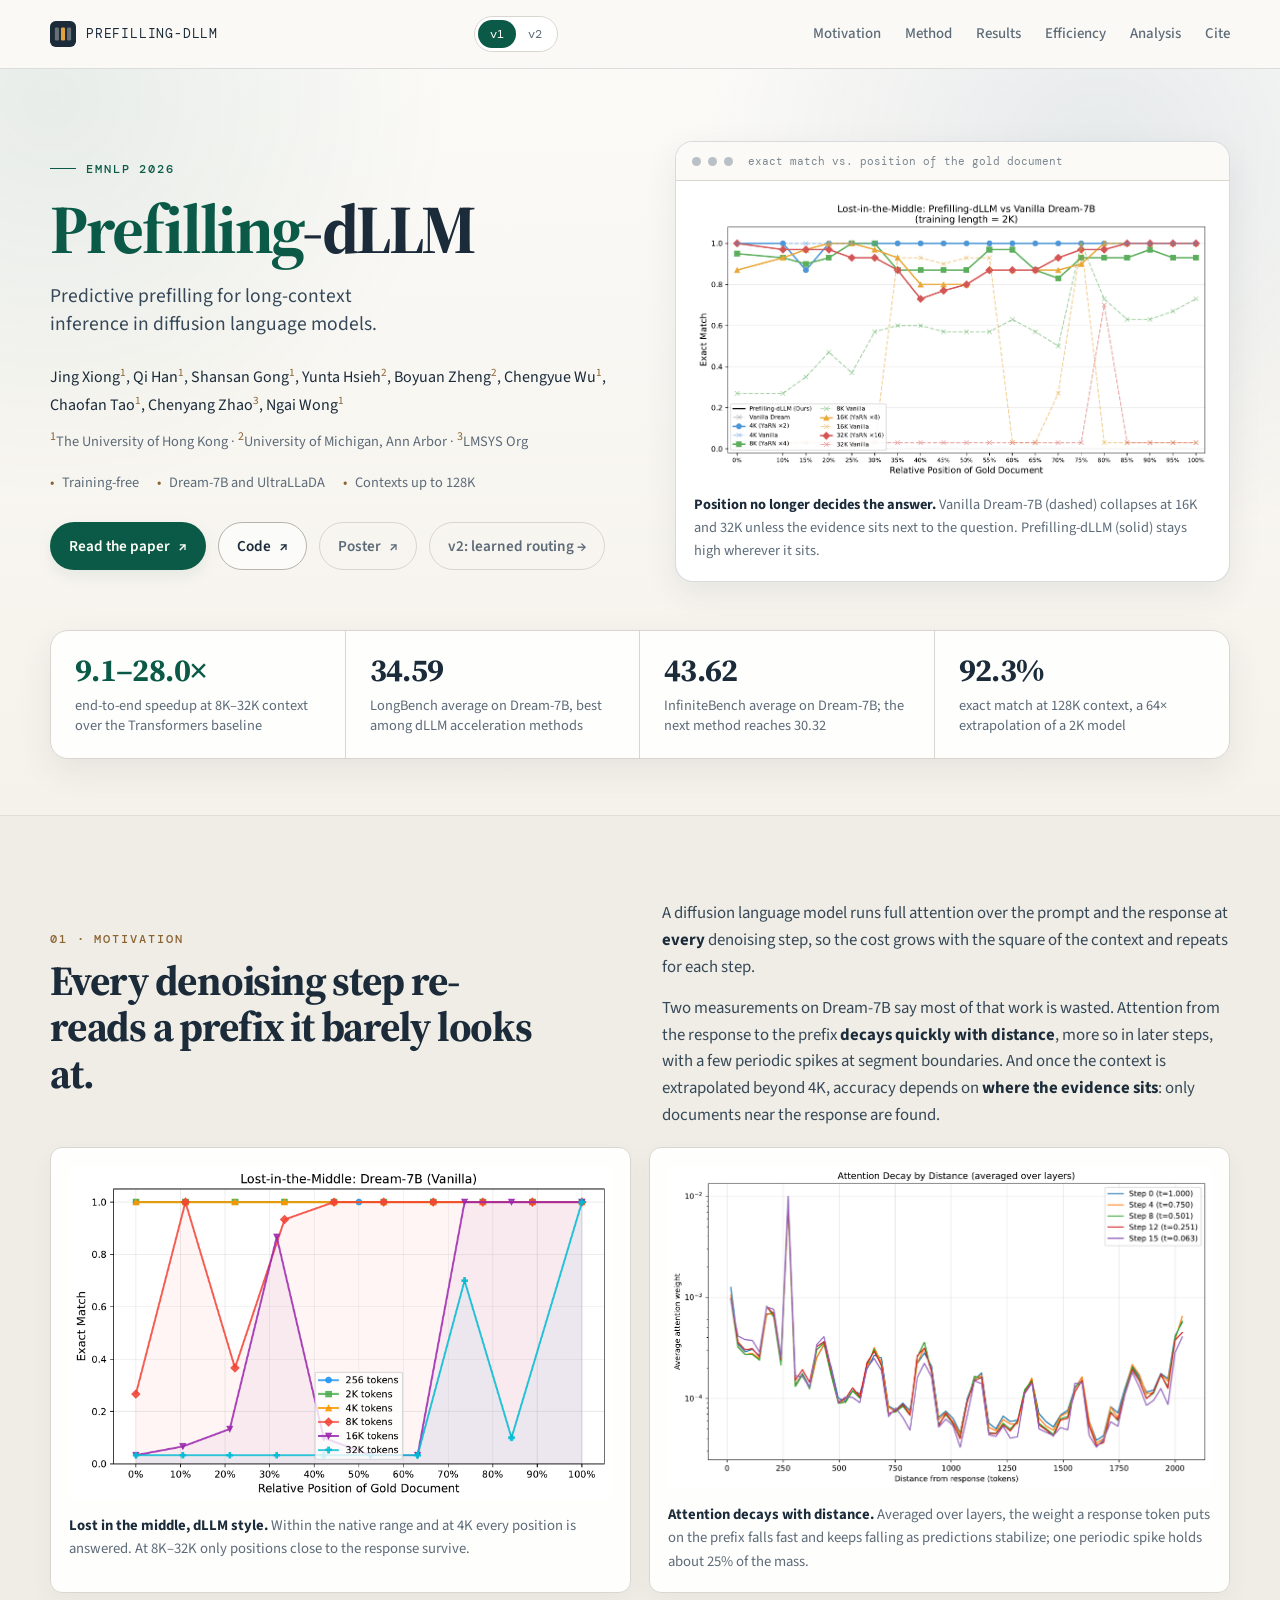
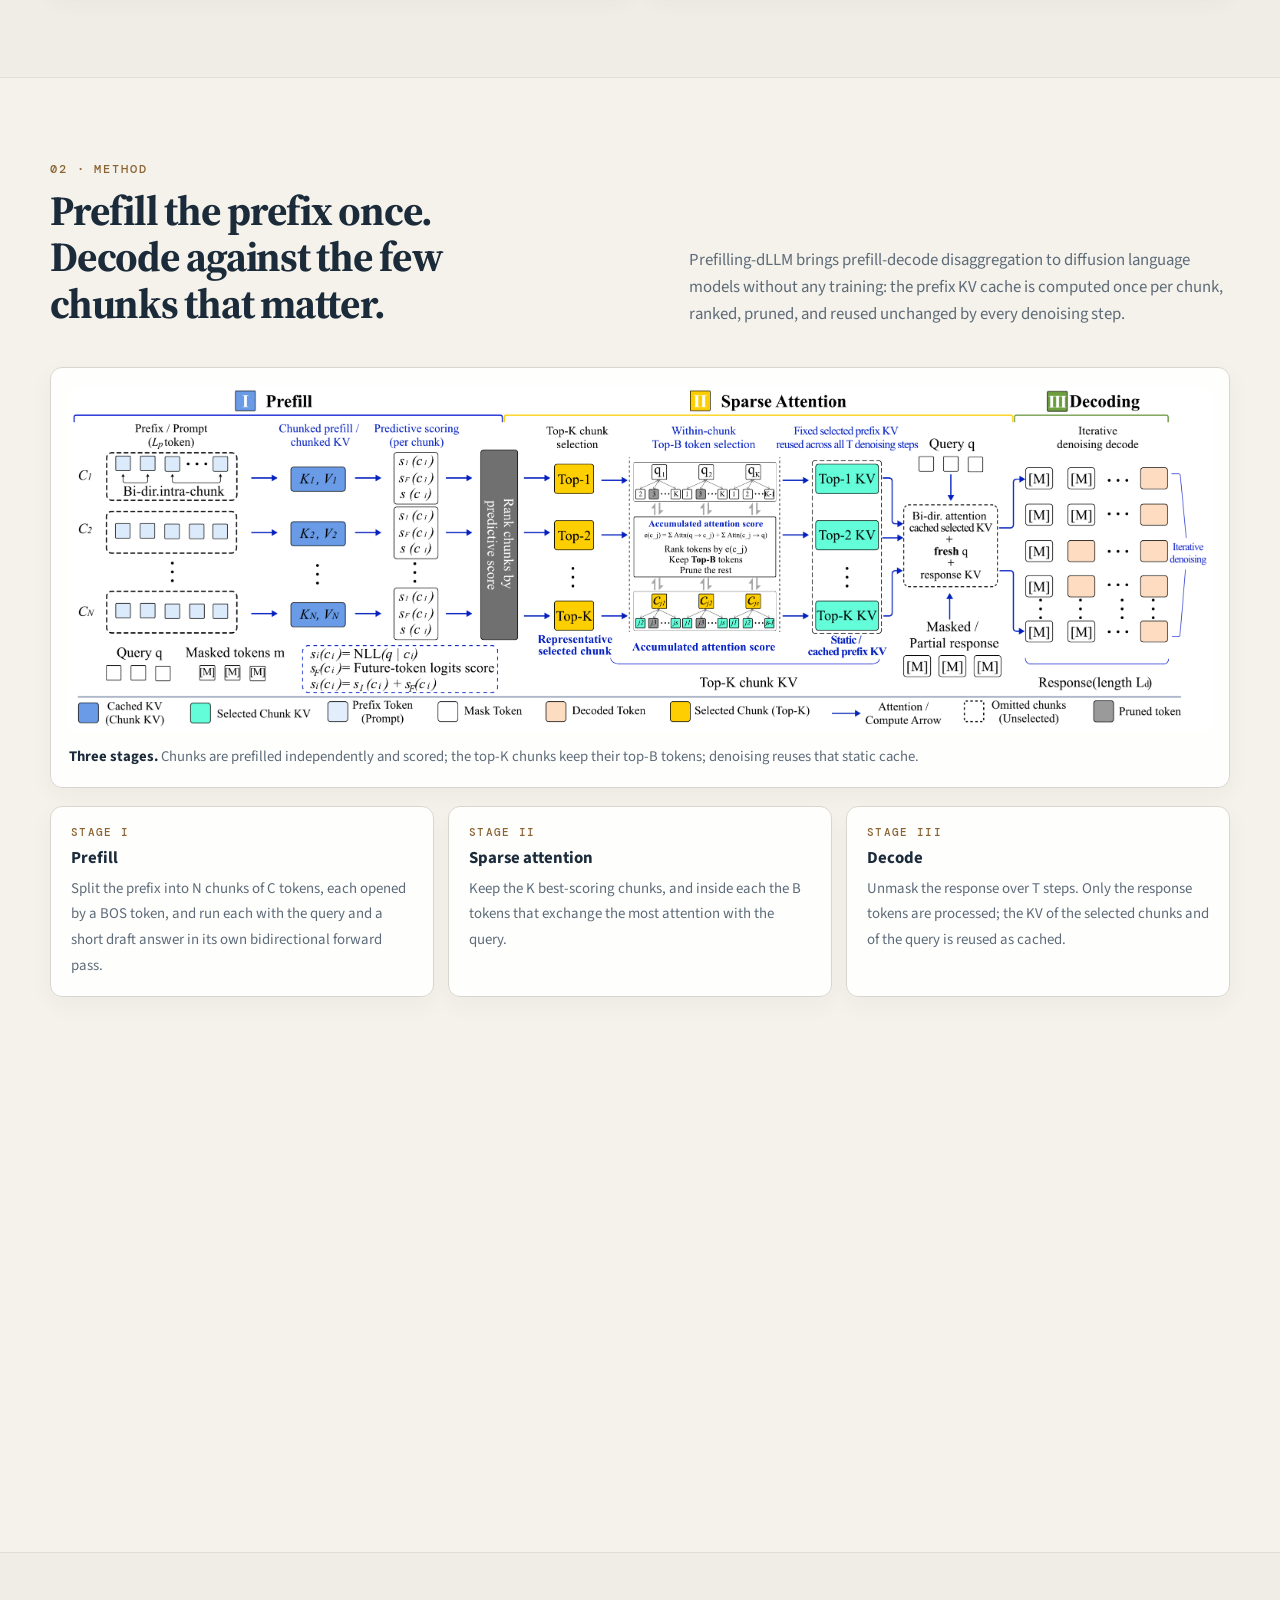
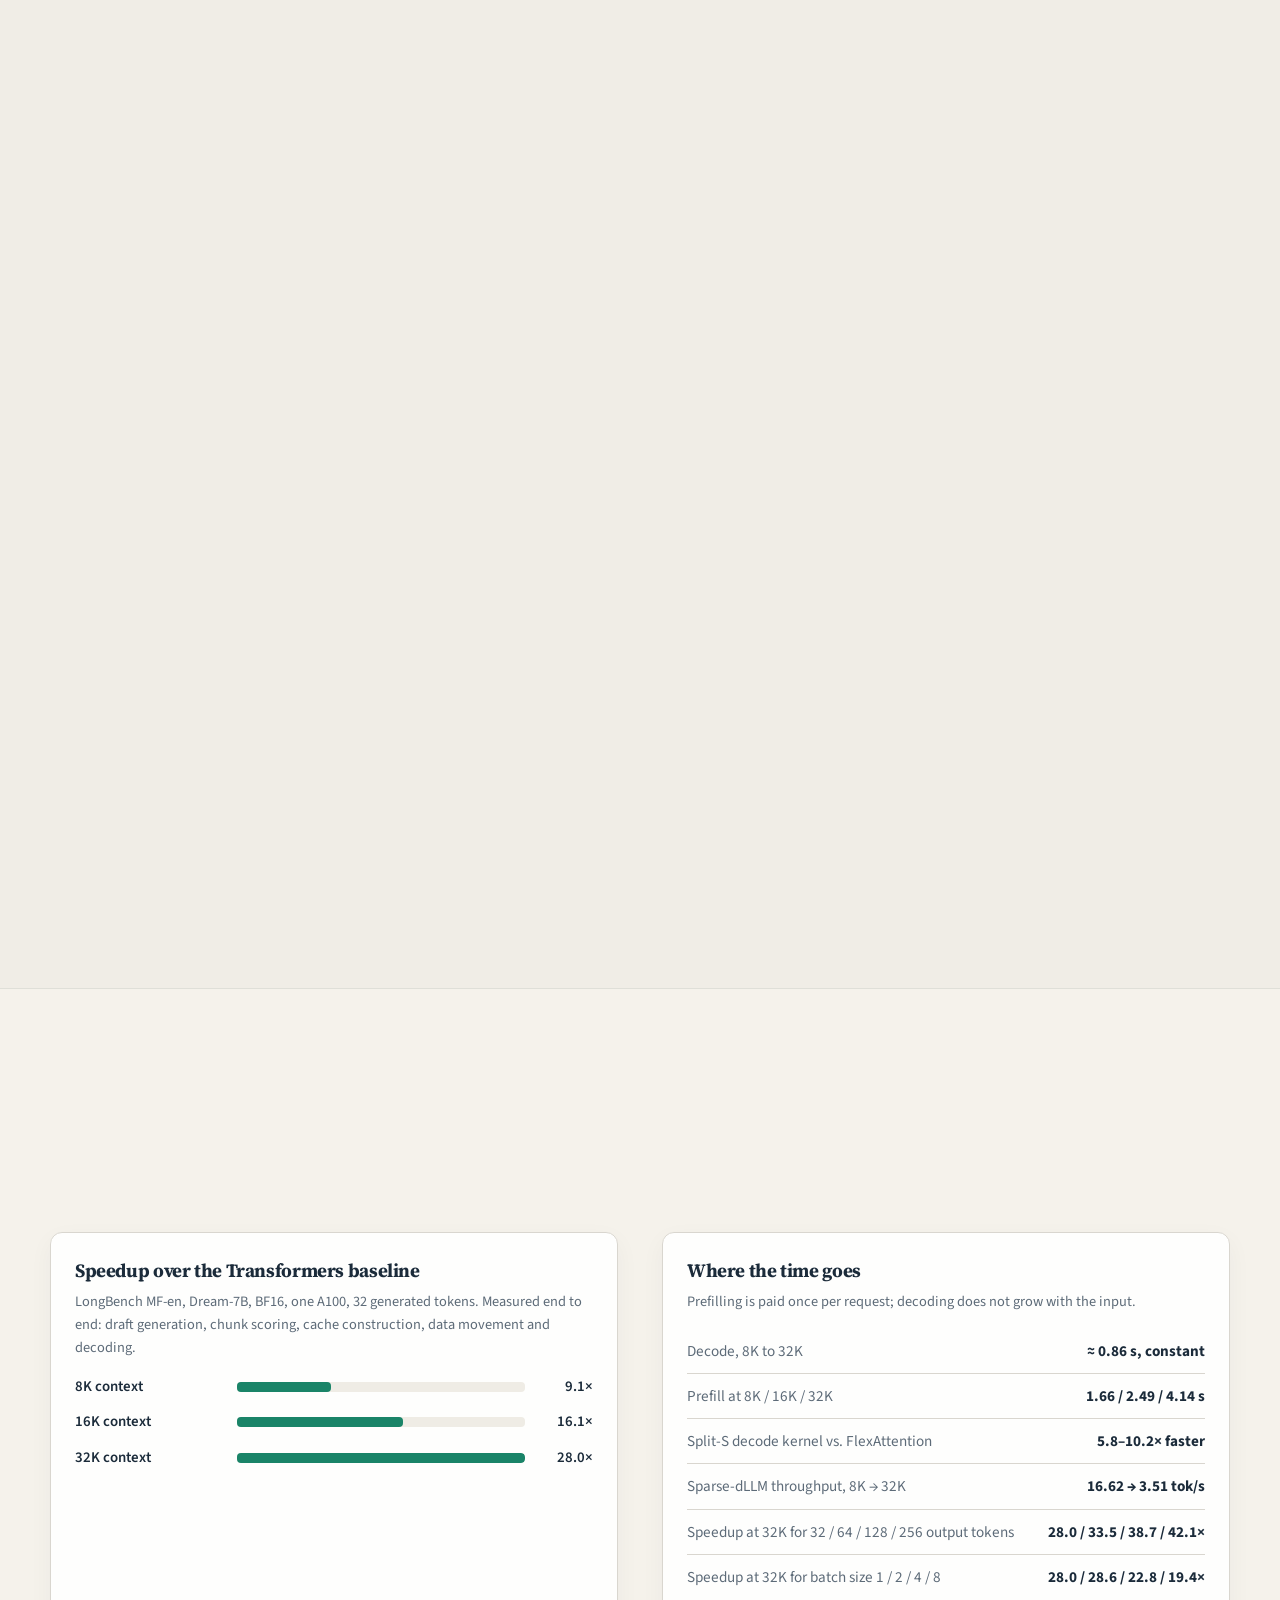
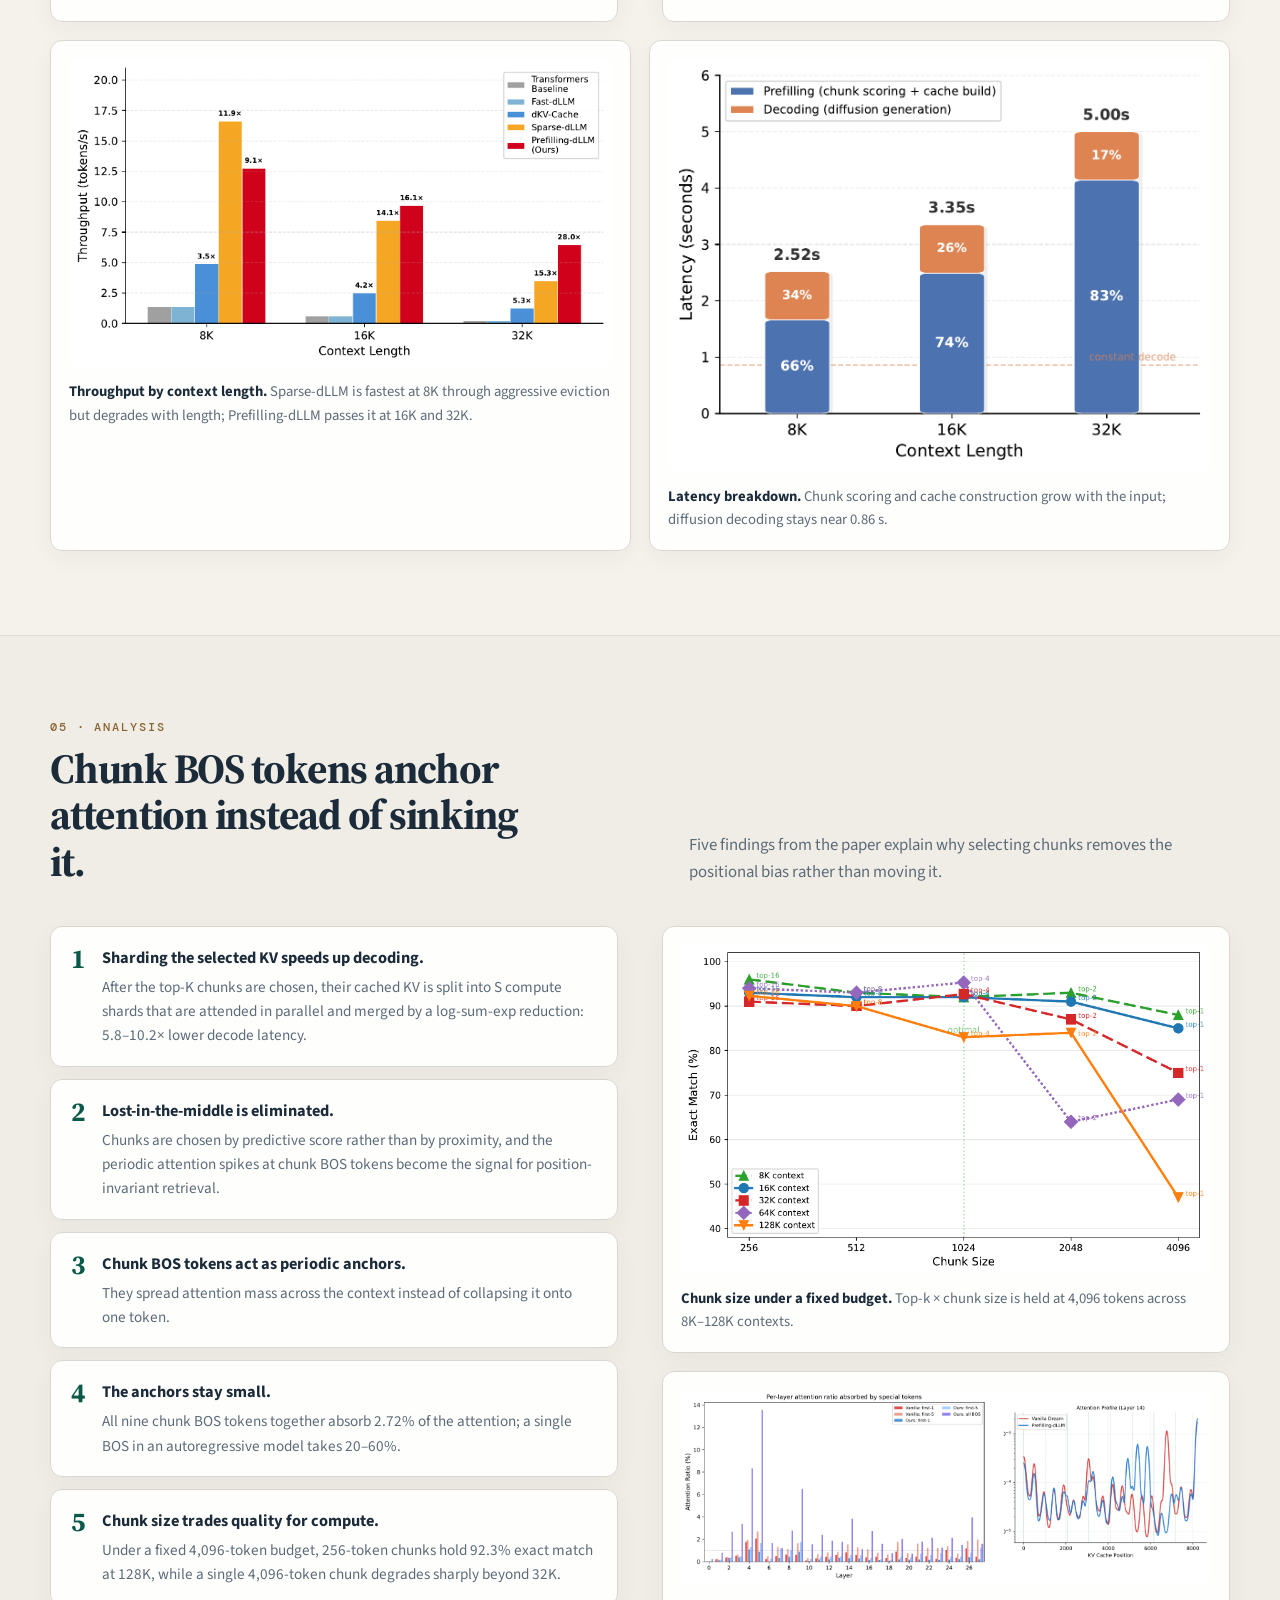
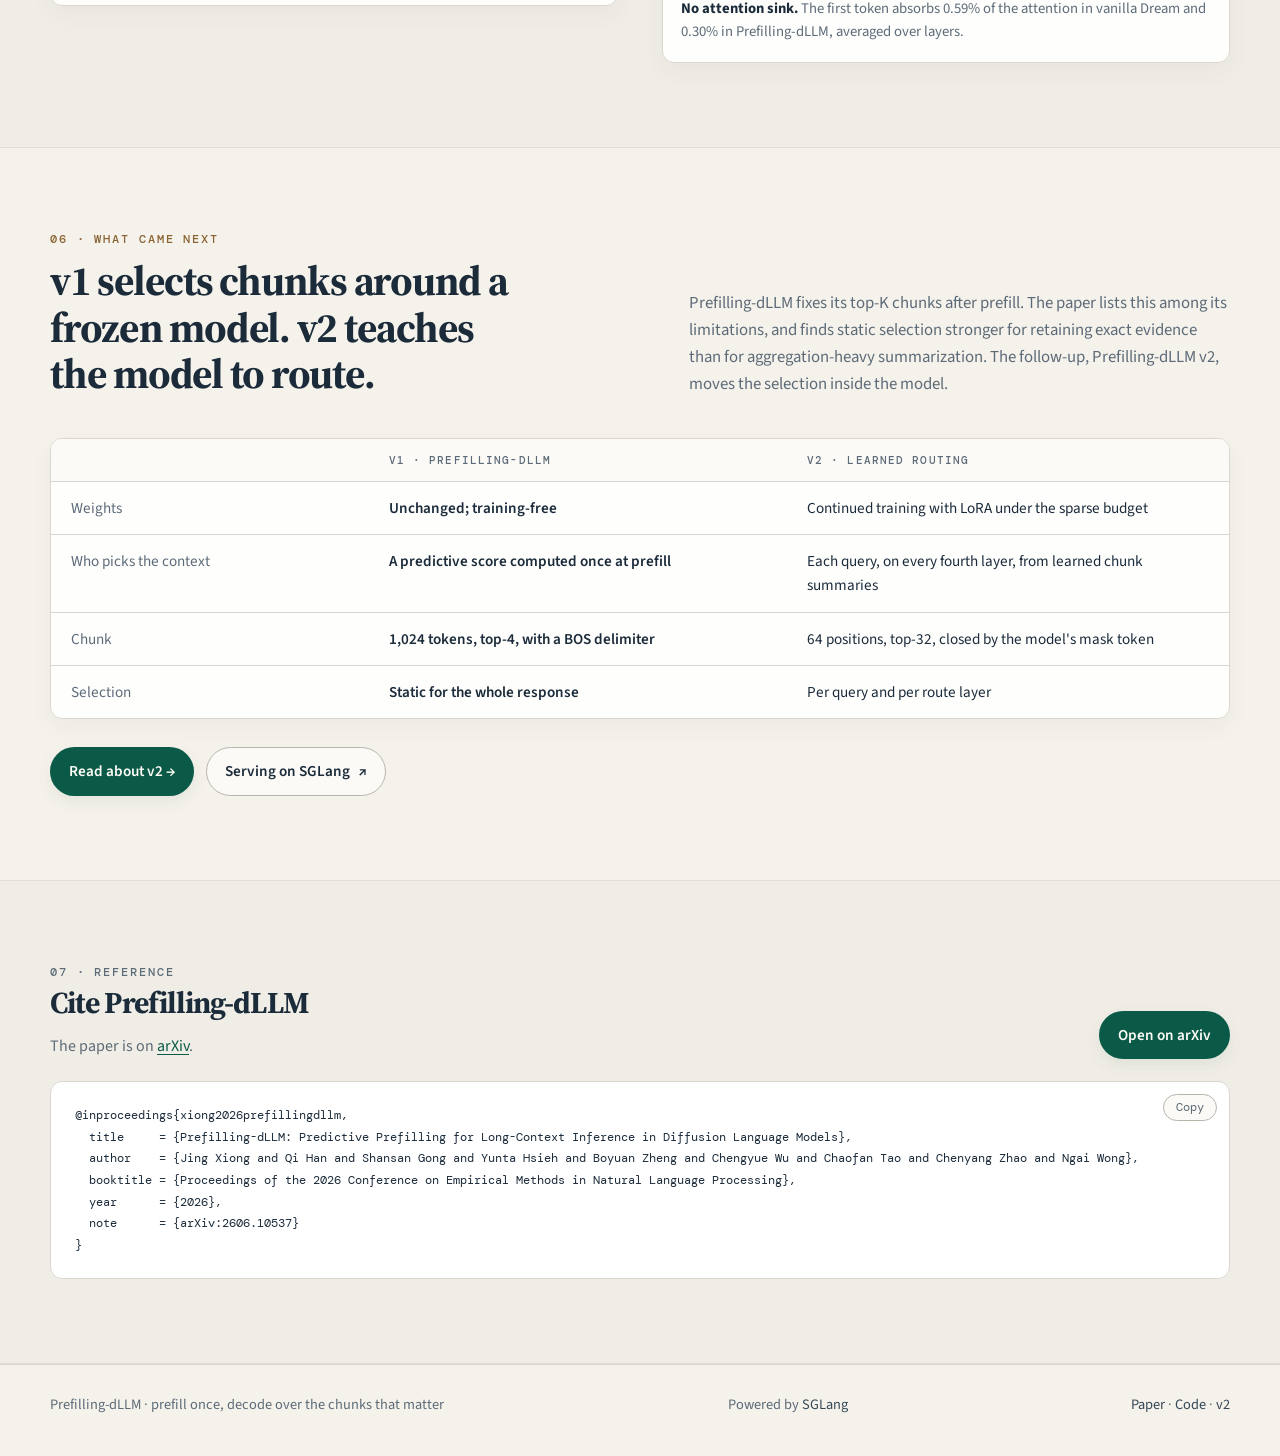
<file: index.html>
<!doctype html>
<html lang="en">
<head>
  <meta charset="utf-8">
  <meta name="viewport" content="width=device-width, initial-scale=1">
  <meta name="description" content="Prefilling-dLLM: a training-free prefill-decode framework that caches chunked prefix KV once and decodes diffusion language models over the top-K chunks.">
  <meta name="theme-color" content="#f5f2eb">
  <title>Prefilling-dLLM · Predictive Prefilling for Long-Context Diffusion LMs</title>
  <link rel="icon" type="image/svg+xml" href="./static/images/mark.svg">
  <link rel="stylesheet" href="./static/css/site.css?v=2">
</head>
<body class="v1">
  <header class="site-nav">
    <div class="nav-inner">
      <a class="brand" href="#top" aria-label="Prefilling-dLLM home">
        <img src="./static/images/mark.svg" alt="">
        <span>Prefilling-dLLM</span>
      </a>
      <div class="version-switch" aria-label="Paper version">
        <a href="./" aria-current="page">v1</a>
        <a href="./v2/">v2</a>
      </div>
      <button class="nav-toggle" type="button" aria-label="Toggle navigation" aria-expanded="false"><span></span></button>
      <nav class="nav-links" aria-label="Primary navigation">
        <a href="#motivation">Motivation</a>
        <a href="#method">Method</a>
        <a href="#results">Results</a>
        <a href="#efficiency">Efficiency</a>
        <a href="#analysis">Analysis</a>
        <a href="#cite">Cite</a>
      </nav>
    </div>
  </header>

  <main id="top">
    <section class="hero">
      <div class="hero-inner hero-grid">
        <div class="hero-copy reveal">
          <p class="eyebrow">EMNLP 2026</p>
          <h1><span class="accent">Prefilling</span>-dLLM</h1>
          <p class="hero-subtitle">Predictive prefilling for long-context inference in diffusion language models.</p>
          <p class="author-list" aria-label="Authors">
            Jing Xiong<sup>1</sup>, Qi Han<sup>1</sup>, Shansan Gong<sup>1</sup>, Yunta Hsieh<sup>2</sup>, Boyuan Zheng<sup>2</sup>,
            Chengyue Wu<sup>1</sup>, Chaofan Tao<sup>1</sup>, Chenyang Zhao<sup>3</sup>, Ngai Wong<sup>1</sup>
          </p>
          <p class="affiliations"><sup>1</sup>The University of Hong Kong · <sup>2</sup>University of Michigan, Ann Arbor · <sup>3</sup>LMSYS Org</p>
          <div class="hero-meta" aria-label="Paper facts">
            <span>Training-free</span>
            <span>Dream-7B and UltraLLaDA</span>
            <span>Contexts up to 128K</span>
          </div>
          <div class="hero-actions">
            <a class="button button-primary" href="https://arxiv.org/abs/2606.10537" target="_blank" rel="noopener noreferrer">Read the paper <span aria-hidden="true">↗</span></a>
            <a class="button button-ghost" href="https://github.com/menik1126/Prefilling-dLLM" target="_blank" rel="noopener noreferrer">Code <span aria-hidden="true">↗</span></a>
            <a class="button button-subtle" href="./static/files/prefilling-dllm-poster.pdf" target="_blank" rel="noopener">Poster <span aria-hidden="true">↗</span></a>
            <a class="button button-subtle" href="./v2/">v2: learned routing →</a>
          </div>
        </div>

        <div class="hero-visual reveal">
          <div class="visual-shell">
            <div class="window-bar" aria-hidden="true">
              <span class="window-dot"></span><span class="window-dot"></span><span class="window-dot"></span>
              <span class="window-label">exact match vs. position of the gold document</span>
            </div>
            <figure>
              <img src="./static/images/v1/lim-ours.png" alt="Exact-match accuracy by gold-document position for Prefilling-dLLM (solid lines) and vanilla Dream-7B (dashed lines) at 4K to 32K context">
              <figcaption class="visual-caption"><strong>Position no longer decides the answer.</strong> Vanilla Dream-7B (dashed) collapses at 16K and 32K unless the evidence sits next to the question. Prefilling-dLLM (solid) stays high wherever it sits.</figcaption>
            </figure>
          </div>
        </div>
      </div>

      <div class="stat-strip reveal" aria-label="Headline results">
        <div class="stat"><span class="stat-value"><em>9.1–28.0×</em></span><span class="stat-label">end-to-end speedup at 8K–32K context over the Transformers baseline</span></div>
        <div class="stat"><span class="stat-value">34.59</span><span class="stat-label">LongBench average on Dream-7B, best among dLLM acceleration methods</span></div>
        <div class="stat"><span class="stat-value">43.62</span><span class="stat-label">InfiniteBench average on Dream-7B; the next method reaches 30.32</span></div>
        <div class="stat"><span class="stat-value">92.3%</span><span class="stat-label">exact match at 128K context, a 64× extrapolation of a 2K model</span></div>
      </div>
    </section>

    <section class="section section-band" id="motivation">
      <div class="section-inner">
        <div class="split-grid">
          <div class="reveal">
            <p class="section-kicker">01 · Motivation</p>
            <h2 class="section-title">Every denoising step re-reads a prefix it barely looks at.</h2>
          </div>
          <div class="prose reveal">
            <p>A diffusion language model runs full attention over the prompt and the response at <strong>every</strong> denoising step, so the cost grows with the square of the context and repeats for each step.</p>
            <p>Two measurements on Dream-7B say most of that work is wasted. Attention from the response to the prefix <strong>decays quickly with distance</strong>, more so in later steps, with a few periodic spikes at segment boundaries. And once the context is extrapolated beyond 4K, accuracy depends on <strong>where the evidence sits</strong>: only documents near the response are found.</p>
          </div>
        </div>
        <div class="figure-grid">
          <figure class="figure-card card reveal">
            <img src="./static/images/v1/lim-vanilla.png" alt="Exact match of vanilla Dream-7B by relative position of the gold document, for context lengths from 256 tokens to 32K">
            <figcaption><strong>Lost in the middle, dLLM style.</strong> Within the native range and at 4K every position is answered. At 8K–32K only positions close to the response survive.</figcaption>
          </figure>
          <figure class="figure-card card reveal">
            <img src="./static/images/v1/attention-decay.png" alt="Average attention weight from response tokens to prefix tokens as a function of distance, at five denoising steps">
            <figcaption><strong>Attention decays with distance.</strong> Averaged over layers, the weight a response token puts on the prefix falls fast and keeps falling as predictions stabilize; one periodic spike holds about 25% of the mass.</figcaption>
          </figure>
        </div>
      </div>
    </section>

    <section class="section" id="method">
      <div class="section-inner">
        <div class="section-heading-row reveal">
          <div>
            <p class="section-kicker">02 · Method</p>
            <h2 class="section-title">Prefill the prefix once. Decode against the few chunks that matter.</h2>
          </div>
          <p class="section-intro">Prefilling-dLLM brings prefill-decode disaggregation to diffusion language models without any training: the prefix KV cache is computed once per chunk, ranked, pruned, and reused unchanged by every denoising step.</p>
        </div>

        <figure class="figure-card card reveal">
          <img src="./static/images/v1/pipeline.png" alt="Overview of Prefilling-dLLM: chunked prefill with predictive scoring, top-K chunk and top-B token selection, and iterative denoising over the cached KV">
          <figcaption><strong>Three stages.</strong> Chunks are prefilled independently and scored; the top-K chunks keep their top-B tokens; denoising reuses that static cache.</figcaption>
        </figure>

        <div class="step-row" aria-label="Stages">
          <div class="step card reveal"><span class="step-no">STAGE I</span><strong>Prefill</strong><span class="step-text">Split the prefix into N chunks of C tokens, each opened by a BOS token, and run each with the query and a short draft answer in its own bidirectional forward pass.</span></div>
          <div class="step card reveal"><span class="step-no">STAGE II</span><strong>Sparse attention</strong><span class="step-text">Keep the K best-scoring chunks, and inside each the B tokens that exchange the most attention with the query.</span></div>
          <div class="step card reveal"><span class="step-no">STAGE III</span><strong>Decode</strong><span class="step-text">Unmask the response over T steps. Only the response tokens are processed; the KV of the selected chunks and of the query is reused as cached.</span></div>
        </div>

        <div class="complexity card reveal" aria-label="Complexity">
          <span>O((L<sub>p</sub> + L<sub>q</sub> + L<sub>d</sub>)² · T)</span>
          <span class="arrow" aria-hidden="true">→</span>
          <span>O(N(C + L<sub>q</sub> + |m|)² + (L<sub>d</sub>² + K·C) · T)</span>
          <span class="note">The first term is chunk scoring and cache construction with the query and the draft answer m; the second is denoising over the selected prefix cache. The per-step cost no longer depends on the prefix length L<sub>p</sub>.</span>
        </div>

        <div class="feature-grid">
          <article class="feature-card card reveal"><span class="feature-index">/ 01</span><h3>Predictive score</h3><p>A chunk is ranked by how well it predicts the query and a short draft answer: the self-information of the query given the chunk, plus the likelihood of pseudo-labels from one denoising pass. Both are length-normalized and weighted equally.</p><p class="formula">s(c) = s<sub>I</sub>(c) + s<sub>P</sub>(c)</p></article>
          <article class="feature-card card reveal"><span class="feature-index">/ 02</span><h3>Inter-chunk sparsity</h3><p>Only the top-K chunks take part in decoding, with K much smaller than N. The main Dream-7B setting keeps 4 chunks of 1,024 tokens whatever the input length.</p></article>
          <article class="feature-card card reveal"><span class="feature-index">/ 03</span><h3>Intra-chunk sparsity</h3><p>Inside a selected chunk, tokens are ranked by the attention they exchange with the query in both directions, and the top B = 512 stay in the cache.</p></article>
        </div>
      </div>
    </section>

    <section class="section section-band" id="results">
      <div class="section-inner">
        <div class="section-heading-row reveal">
          <div>
            <p class="section-kicker">03 · Results</p>
            <h2 class="section-title">Sparser attention, better answers.</h2>
          </div>
          <p class="section-intro">In autoregressive models sparse attention usually costs quality. Here, dropping most of the prefix raises it. Pick a benchmark and a base model; the underline marks the best acceleration method in each column.</p>
        </div>

        <div class="table-shell card reveal" data-table="main">
          <div class="table-toolbar">
            <div class="tabs" role="tablist" aria-label="Benchmark" data-role="tabs"></div>
            <span class="table-note"></span>
          </div>
          <div class="table-wrap"><table class="results-table" aria-label="Benchmark scores"></table></div>
          <div class="table-summary" aria-label="Summary of the selected table"></div>
          <div class="table-caption"></div>
        </div>
      </div>
    </section>

    <section class="section" id="efficiency">
      <div class="section-inner">
        <div class="section-heading-row reveal">
          <div>
            <p class="section-kicker">04 · Efficiency</p>
            <h2 class="section-title">The longer the context, the larger the gain.</h2>
          </div>
          <p class="section-intro">Decoding always runs over the same compressed budget of about 4K tokens, so its time stays flat while every baseline keeps paying for the full context at each step.</p>
        </div>

        <div class="split-grid" style="align-items: stretch;">
          <div class="bar-block card reveal">
            <h3>Speedup over the Transformers baseline</h3>
            <p class="bar-sub">LongBench MF-en, Dream-7B, BF16, one A100, 32 generated tokens. Measured end to end: draft generation, chunk scoring, cache construction, data movement and decoding.</p>
            <ul class="bar-list" aria-label="Speedup by context length">
              <li class="bar-item is-ours"><span class="bar-name">8K context</span><div class="bar" title="9.1×"><i style="width: 32.5%"></i></div><span class="bar-value">9.1×</span></li>
              <li class="bar-item is-ours"><span class="bar-name">16K context</span><div class="bar" title="16.1×"><i style="width: 57.5%"></i></div><span class="bar-value">16.1×</span></li>
              <li class="bar-item is-ours"><span class="bar-name">32K context</span><div class="bar" title="28.0×"><i style="width: 100%"></i></div><span class="bar-value">28.0×</span></li>
            </ul>
          </div>
          <div class="bar-block card reveal">
            <h3>Where the time goes</h3>
            <p class="bar-sub">Prefilling is paid once per request; decoding does not grow with the input.</p>
            <div class="mini-metric"><span>Decode, 8K to 32K</span><strong>≈ 0.86 s, constant</strong></div>
            <div class="mini-metric"><span>Prefill at 8K / 16K / 32K</span><strong>1.66 / 2.49 / 4.14 s</strong></div>
            <div class="mini-metric"><span>Split-S decode kernel vs. FlexAttention</span><strong>5.8–10.2× faster</strong></div>
            <div class="mini-metric"><span>Sparse-dLLM throughput, 8K → 32K</span><strong>16.62 → 3.51 tok/s</strong></div>
            <div class="mini-metric"><span>Speedup at 32K for 32 / 64 / 128 / 256 output tokens</span><strong>28.0 / 33.5 / 38.7 / 42.1×</strong></div>
            <div class="mini-metric"><span>Speedup at 32K for batch size 1 / 2 / 4 / 8</span><strong>28.0 / 28.6 / 22.8 / 19.4×</strong></div>
          </div>
        </div>

        <div class="figure-grid">
          <figure class="figure-card card reveal">
            <img src="./static/images/v1/throughput.png" alt="Throughput in tokens per second at 8K, 16K and 32K context for the Transformers baseline, Fast-dLLM, dKV-Cache, Sparse-dLLM and Prefilling-dLLM">
            <figcaption><strong>Throughput by context length.</strong> Sparse-dLLM is fastest at 8K through aggressive eviction but degrades with length; Prefilling-dLLM passes it at 16K and 32K.</figcaption>
          </figure>
          <figure class="figure-card card reveal">
            <img src="./static/images/v1/latency-breakdown.png" alt="Latency of Prefilling-dLLM split into prefilling and decoding at 8K, 16K and 32K context">
            <figcaption><strong>Latency breakdown.</strong> Chunk scoring and cache construction grow with the input; diffusion decoding stays near 0.86 s.</figcaption>
          </figure>
        </div>
      </div>
    </section>

    <section class="section section-band" id="analysis">
      <div class="section-inner">
        <div class="section-heading-row reveal">
          <div>
            <p class="section-kicker">05 · Analysis</p>
            <h2 class="section-title">Chunk BOS tokens anchor attention instead of sinking it.</h2>
          </div>
          <p class="section-intro">Five findings from the paper explain why selecting chunks removes the positional bias rather than moving it.</p>
        </div>

        <div class="split-grid" style="align-items: start;">
          <ol class="finding-list reveal">
            <li class="finding card"><span class="finding-no">1</span><strong>Sharding the selected KV speeds up decoding.</strong><span class="finding-text">After the top-K chunks are chosen, their cached KV is split into S compute shards that are attended in parallel and merged by a log-sum-exp reduction: 5.8–10.2× lower decode latency.</span></li>
            <li class="finding card"><span class="finding-no">2</span><strong>Lost-in-the-middle is eliminated.</strong><span class="finding-text">Chunks are chosen by predictive score rather than by proximity, and the periodic attention spikes at chunk BOS tokens become the signal for position-invariant retrieval.</span></li>
            <li class="finding card"><span class="finding-no">3</span><strong>Chunk BOS tokens act as periodic anchors.</strong><span class="finding-text">They spread attention mass across the context instead of collapsing it onto one token.</span></li>
            <li class="finding card"><span class="finding-no">4</span><strong>The anchors stay small.</strong><span class="finding-text">All nine chunk BOS tokens together absorb 2.72% of the attention; a single BOS in an autoregressive model takes 20–60%.</span></li>
            <li class="finding card"><span class="finding-no">5</span><strong>Chunk size trades quality for compute.</strong><span class="finding-text">Under a fixed 4,096-token budget, 256-token chunks hold 92.3% exact match at 128K, while a single 4,096-token chunk degrades sharply beyond 32K.</span></li>
          </ol>
          <div class="reveal" style="display: grid; gap: 18px;">
            <figure class="figure-card card">
              <img src="./static/images/v1/chunk-size.png" alt="Exact match on the lost-in-the-middle benchmark by chunk size from 256 to 4096 tokens, for contexts from 8K to 128K">
              <figcaption><strong>Chunk size under a fixed budget.</strong> Top-k × chunk size is held at 4,096 tokens across 8K–128K contexts.</figcaption>
            </figure>
            <figure class="figure-card card">
              <img src="./static/images/v1/attention-sink.png" alt="Left: per-layer share of attention absorbed by the first token, the first five tokens and all chunk BOS tokens. Right: attention profile at layer 14 with chunk BOS positions marked">
              <figcaption><strong>No attention sink.</strong> The first token absorbs 0.59% of the attention in vanilla Dream and 0.30% in Prefilling-dLLM, averaged over layers.</figcaption>
            </figure>
          </div>
        </div>
      </div>
    </section>

    <section class="section" id="next">
      <div class="section-inner">
        <div class="section-heading-row reveal">
          <div>
            <p class="section-kicker">06 · What came next</p>
            <h2 class="section-title">v1 selects chunks around a frozen model. v2 teaches the model to route.</h2>
          </div>
          <p class="section-intro">Prefilling-dLLM fixes its top-K chunks after prefill. The paper lists this among its limitations, and finds static selection stronger for retaining exact evidence than for aggregation-heavy summarization. The follow-up, Prefilling-dLLM v2, moves the selection inside the model.</p>
        </div>
        <div class="compare card reveal" aria-label="v1 compared with v2">
          <div class="compare-row compare-head"><span></span><span>v1 · Prefilling-dLLM</span><span>v2 · Learned routing</span></div>
          <div class="compare-row"><span>Weights</span><span class="is-here" data-label="v1">Unchanged; training-free</span><span data-label="v2">Continued training with LoRA under the sparse budget</span></div>
          <div class="compare-row"><span>Who picks the context</span><span class="is-here" data-label="v1">A predictive score computed once at prefill</span><span data-label="v2">Each query, on every fourth layer, from learned chunk summaries</span></div>
          <div class="compare-row"><span>Chunk</span><span class="is-here" data-label="v1">1,024 tokens, top-4, with a BOS delimiter</span><span data-label="v2">64 positions, top-32, closed by the model's mask token</span></div>
          <div class="compare-row"><span>Selection</span><span class="is-here" data-label="v1">Static for the whole response</span><span data-label="v2">Per query and per route layer</span></div>
        </div>
        <div class="hero-actions">
          <a class="button button-primary" href="./v2/">Read about v2 →</a>
          <a class="button button-ghost" href="https://github.com/menik1126/prefilling-dllm/tree/codex/true-batch-prefill" target="_blank" rel="noopener noreferrer">Serving on SGLang <span aria-hidden="true">↗</span></a>
        </div>
      </div>
    </section>

    <section class="section section-band" id="cite">
      <div class="section-inner">
        <div class="citation-card reveal">
          <div>
            <p class="section-kicker">07 · Reference</p>
            <h2>Cite Prefilling-dLLM</h2>
            <p>The paper is on <a class="inline-link" href="https://arxiv.org/abs/2606.10537" target="_blank" rel="noopener noreferrer">arXiv</a>.</p>
          </div>
          <a class="button button-primary" href="https://arxiv.org/abs/2606.10537" target="_blank" rel="noopener noreferrer">Open on arXiv</a>
        </div>
        <pre class="bibtex reveal"><button id="copy-bibtex" class="copy-button" type="button">Copy</button><code id="bibtex-source">@inproceedings{xiong2026prefillingdllm,
  title     = {Prefilling-dLLM: Predictive Prefilling for Long-Context Inference in Diffusion Language Models},
  author    = {Jing Xiong and Qi Han and Shansan Gong and Yunta Hsieh and Boyuan Zheng and Chengyue Wu and Chaofan Tao and Chenyang Zhao and Ngai Wong},
  booktitle = {Proceedings of the 2026 Conference on Empirical Methods in Natural Language Processing},
  year      = {2026},
  note      = {arXiv:2606.10537}
}</code></pre>
      </div>
    </section>
  </main>

  <footer class="footer">
    <div class="footer-inner">
      <span>Prefilling-dLLM · prefill once, decode over the chunks that matter</span>
      <span>Powered by <a href="https://github.com/sgl-project/sglang" target="_blank" rel="noopener noreferrer">SGLang</a></span>
      <span><a href="https://arxiv.org/abs/2606.10537" target="_blank" rel="noopener noreferrer">Paper</a> · <a href="https://github.com/menik1126/Prefilling-dLLM" target="_blank" rel="noopener noreferrer">Code</a> · <a href="./v2/">v2</a></span>
    </div>
  </footer>

  <script>
    (function () {
      var longbench = ['NarrativeQA', 'Qasper', 'MF-en', 'HotpotQA', '2WikiMQA', 'Musique', 'GovReport', 'QMSum', 'MultiNews', 'SAMSum', 'TREC', 'TriviaQA', 'PCount', 'PRe', 'LCC', 'RB-P', 'Avg'];
      var infinite = ['Passkey', 'Number', 'KV', 'LongBook', 'Math', 'Code', 'Avg'];
      window.PAGE = { tables: { main: { tabs: [
        {
          label: 'LongBench · Dream-7B', columns: longbench, digits: 2, lastIsAverage: true,
          note: 'Dream-v0-Base-7B · 2K native, YaRN to 128K',
          groups: [
            { label: 'Without acceleration', rows: [
              { name: 'YaRN (128K)', values: [7.08, 16.33, 32.37, 9.30, 10.75, 6.89, 5.25, 14.88, 8.09, 29.00, 26.00, 55.04, 0.68, 7.40, 26.28, 31.44, 17.92] },
              { name: 'Vanilla (2K)', values: [20.27, 19.33, 40.50, 29.38, 20.07, 15.06, 5.22, 17.76, 8.42, 33.77, 60.00, 81.87, 0.50, 16.50, 46.95, 41.99, 28.60] }
            ] },
            { label: 'Acceleration methods', rank: true, rows: [
              { name: 'Fast-dLLM', values: [9.70, 18.03, 36.28, 11.32, 11.94, 7.07, 5.24, 13.32, 7.88, 31.09, 46.00, 70.61, 0.27, 3.50, 24.62, 29.23, 20.38] },
              { name: 'Fast-dLLM v2', values: [27.50, 33.25, 49.76, 46.00, 35.92, 22.90, 4.28, 17.53, 6.20, 31.38, 43.50, 78.28, 4.00, 88.50, 10.41, 7.12, 31.66] },
              { name: 'Sparse-dLLM', values: [3.19, 9.45, 20.25, 7.04, 6.11, 4.99, 5.27, 5.92, 8.13, 13.04, 0.00, 10.96, 0.23, 2.62, 17.01, 22.46, 8.54] },
              { name: 'dKV-Cache', values: [3.57, 6.60, 18.33, 7.02, 6.34, 4.44, 5.32, 6.07, 7.84, 7.71, 0.00, 7.17, 0.47, 1.60, 14.74, 19.92, 7.32] },
              { name: 'Ours (inter-chunk)', ours: true, values: [12.14, 18.28, 38.26, 15.32, 16.13, 9.75, 5.40, 17.74, 7.70, 29.24, 46.00, 70.68, 0.00, 13.75, 21.49, 30.23, 22.01] },
              { name: 'Ours (inter + intra)', ours: true, values: [19.90, 26.72, 46.40, 36.22, 22.10, 19.96, 5.58, 17.52, 8.02, 32.96, 64.50, 92.11, 1.54, 76.02, 25.90, 57.98, 34.59] }
            ] }
          ],
          summary: [['34.59', 'average with inter + intra sparsity'], ['+2.93', 'over Fast-dLLM v2'], ['57.98 vs 41.99', 'RB-P against vanilla']],
          caption: 'LongBench, 16 tasks. Adding intra-chunk sparsity lifts the average from 22.01 to 34.59 while computing less.'
        },
        {
          label: 'LongBench · UltraLLaDA', columns: longbench, digits: 2, lastIsAverage: true,
          note: 'UltraLLaDA · native 128K',
          groups: [
            { label: 'Without acceleration', rows: [
              { name: 'Vanilla (128K)', values: [17.04, 22.71, 33.20, 15.98, 16.71, 12.20, 5.38, 17.30, 8.00, 37.10, 79.50, 90.53, 1.48, 96.08, 67.77, 54.97, 36.00] }
            ] },
            { label: 'Acceleration methods', rank: true, rows: [
              { name: 'Fast-dLLM', values: [22.03, 21.58, 37.31, 17.31, 16.97, 11.04, 5.30, 17.71, 8.20, 33.18, 79.50, 90.53, 1.36, 94.47, 66.08, 53.10, 35.98] },
              { name: 'Sparse-dLLM', values: [21.30, 23.16, 35.43, 19.08, 19.27, 15.39, 5.35, 17.51, 8.26, 35.37, 77.50, 91.43, 0.73, 97.58, 66.89, 52.57, 36.68] },
              { name: 'dKV-Cache', values: [17.86, 22.36, 32.99, 17.89, 18.39, 14.25, 5.41, 17.18, 8.04, 36.30, 80.50, 90.53, 1.48, 94.88, 67.96, 54.61, 36.29] },
              { name: 'Ours (inter-chunk)', ours: true, values: [12.27, 22.40, 39.94, 22.21, 23.48, 9.64, 5.33, 17.85, 8.48, 34.33, 67.00, 88.16, 2.38, 90.91, 65.10, 62.67, 35.64] },
              { name: 'Ours (inter + intra)', ours: true, values: [17.07, 24.71, 36.07, 21.57, 17.87, 14.30, 5.21, 18.12, 8.46, 34.43, 77.50, 92.50, 2.50, 96.91, 66.92, 58.20, 37.02] }
            ] }
          ],
          summary: [['37.02', 'average with inter + intra sparsity'], ['9 of 16', 'tasks where one of the two variants is best'], ['39.94 vs 37.31', 'MF-en against the best baseline']],
          caption: 'On a model that is natively 128K the margins are smaller, and the two variants together still lead on 9 of the 16 tasks.'
        },
        {
          label: 'InfiniteBench · Dream-7B', columns: infinite, digits: 2, lastIsAverage: true,
          note: 'contexts beyond 128K tokens · accuracy (%)',
          groups: [
            { label: 'Without acceleration', rows: [
              { name: 'YaRN (128K)', values: [0.00, 0.00, 0.00, 6.11, 3.43, 7.87, 2.90] },
              { name: 'Vanilla (2K)', values: [1.69, 2.54, 0.00, 35.81, 34.57, 0.00, 12.44] }
            ] },
            { label: 'Acceleration methods', rank: true, rows: [
              { name: 'Fast-dLLM', values: [0.17, 3.05, 0.00, 8.73, 3.43, 8.38, 3.96] },
              { name: 'Fast-dLLM v2', values: [27.12, 27.12, 0.00, 57.21, 24.29, 46.19, 30.32] },
              { name: 'Sparse-dLLM', values: [39.32, 25.59, 0.00, 1.31, 3.43, 3.81, 12.24] },
              { name: 'dKV-Cache', values: [0.51, 0.00, 0.00, 5.68, 4.00, 3.05, 2.21] },
              { name: 'Ours (inter + intra)', ours: true, values: [95.42, 70.00, 0.00, 53.71, 24.57, 18.02, 43.62] }
            ] }
          ],
          summary: [['43.62', 'average accuracy'], ['+13.30', 'over Fast-dLLM v2'], ['95.42', 'passkey retrieval']],
          caption: 'InfiniteBench. The gain comes mostly from retrieval: passkey 95.42 and number 70.00. Every dLLM method scores zero on KV retrieval; long-context autoregressive baselines on LLaMA3-8B reach only 9.40 and 3.60.'
        },
        {
          label: 'InfiniteBench · UltraLLaDA', columns: infinite, digits: 2, lastIsAverage: true,
          note: 'contexts beyond 128K tokens · accuracy (%)',
          groups: [
            { label: 'Without acceleration', rows: [
              { name: 'Vanilla (128K)', values: [12.99, 2.45, 0.00, 8.86, 10.43, 0.00, 5.79] }
            ] },
            { label: 'Acceleration methods', rank: true, rows: [
              { name: 'Fast-dLLM', values: [16.10, 6.61, 0.00, 7.86, 14.29, 0.25, 7.52] },
              { name: 'Sparse-dLLM', values: [8.14, 2.37, 0.00, 5.24, 7.43, 1.52, 4.12] },
              { name: 'dKV-Cache', values: [5.82, 6.75, 0.00, 8.30, 16.00, 0.00, 6.15] },
              { name: 'Ours (inter + intra)', ours: true, values: [13.22, 30.00, 0.00, 14.41, 26.00, 1.52, 14.19] }
            ] }
          ],
          summary: [['14.19', 'average accuracy'], ['+6.67', 'over Fast-dLLM'], ['30.00', 'number retrieval']],
          caption: 'InfiniteBench on UltraLLaDA.'
        },
        {
          label: 'MF-en · equal budgets', columns: ['Selected tokens', 'MF-en'], digits: 2, rowHeader: 'Context selection',
          note: 'LongBench MF-en · 150 examples',
          groups: [
            { label: 'Dream-7B', rank: true, rows: [
              { name: 'BM25', values: ['2K', 41.28] },
              { name: 'BM25', values: ['4K', 38.41] },
              { name: 'Ours (inter-chunk)', ours: true, values: ['4K', 38.26] },
              { name: 'Ours (inter + intra)', ours: true, values: ['2K', 46.40] }
            ] },
            { label: 'UltraLLaDA', rank: true, rows: [
              { name: 'BM25', values: ['2K', 33.96] },
              { name: 'BM25', values: ['4K', 35.13] },
              { name: 'Ours (inter-chunk)', ours: true, values: ['2K', 39.94] },
              { name: 'Ours (inter + intra)', ours: true, values: ['4K', 36.07] }
            ] }
          ],
          caption: 'Predictive selection against BM25 retrieval at matched selected-token budgets, with the same base model generating. It wins clearly with intra-chunk sparsity on Dream-7B and with inter-chunk selection on UltraLLaDA; BM25 stays competitive elsewhere.'
        },
        {
          label: 'SCBench', columns: ['Overall acc.', 'Overall F1', 'Passkey acc.', 'Summary F1'], digits: 4,
          note: 'Summary-with-Needles · 8K selected context tokens',
          groups: [
            { rank: true, rows: [
              { name: 'BM25 + Vanilla', values: [0.2875, 0.4490, 0.5750, 0.3230] },
              { name: 'BM25 + Fast-dLLM v1', values: [0.3125, 0.5074, 0.6250, 0.3898] },
              { name: 'BM25 + dKV-Cache', values: [0.3000, 0.4746, 0.6000, 0.3492] },
              { name: 'BM25 + Sparse-dLLM', values: [0.2875, 0.4477, 0.5750, 0.3204] },
              { name: 'Ours', ours: true, values: [0.3250, 0.4996, 0.6500, 0.3492] }
            ] }
          ],
          caption: 'A task that needs both a summary and needle retrieval. Ours is best on overall and passkey accuracy; BM25 + Fast-dLLM v1 has the higher F1 scores, so static selection is weaker when the answer aggregates the whole document.'
        }
      ] } } };
    })();
  </script>
  <script src="./static/js/site.js?v=2"></script>
</body>
</html>
</file>
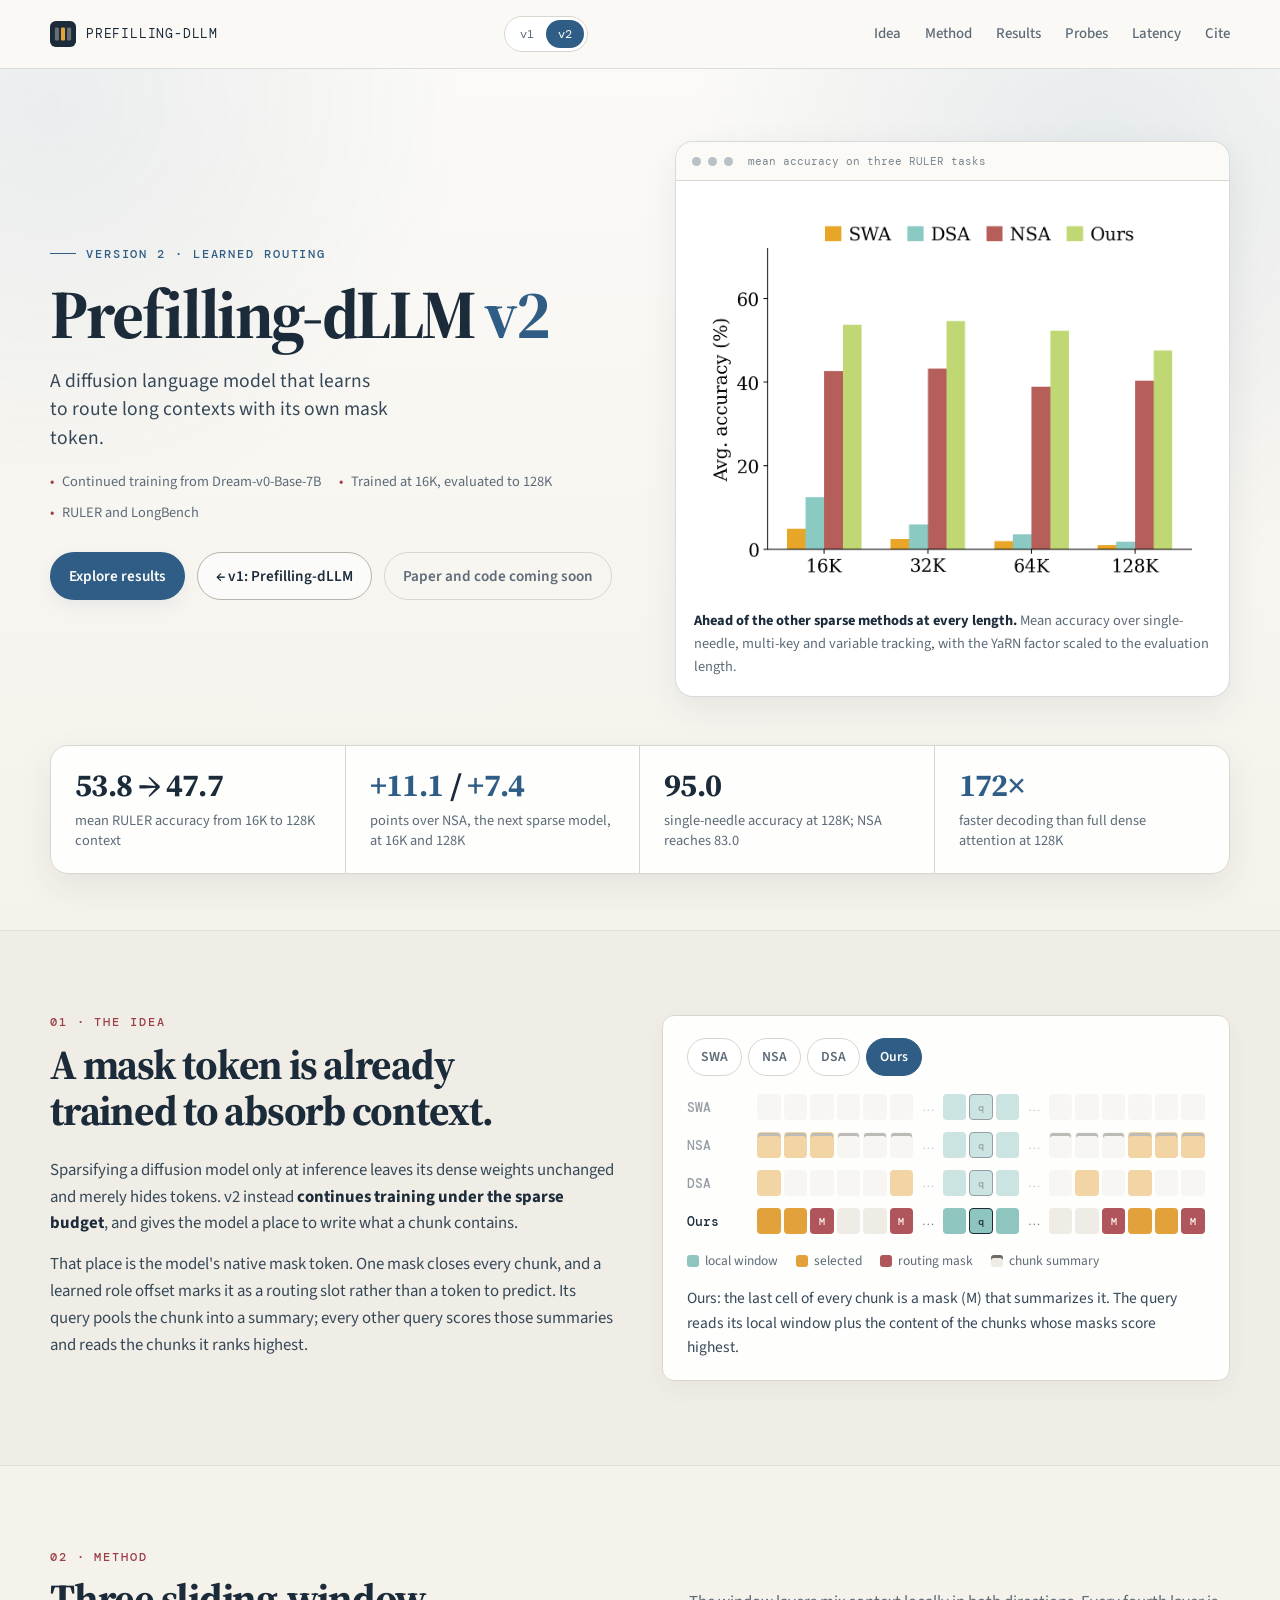
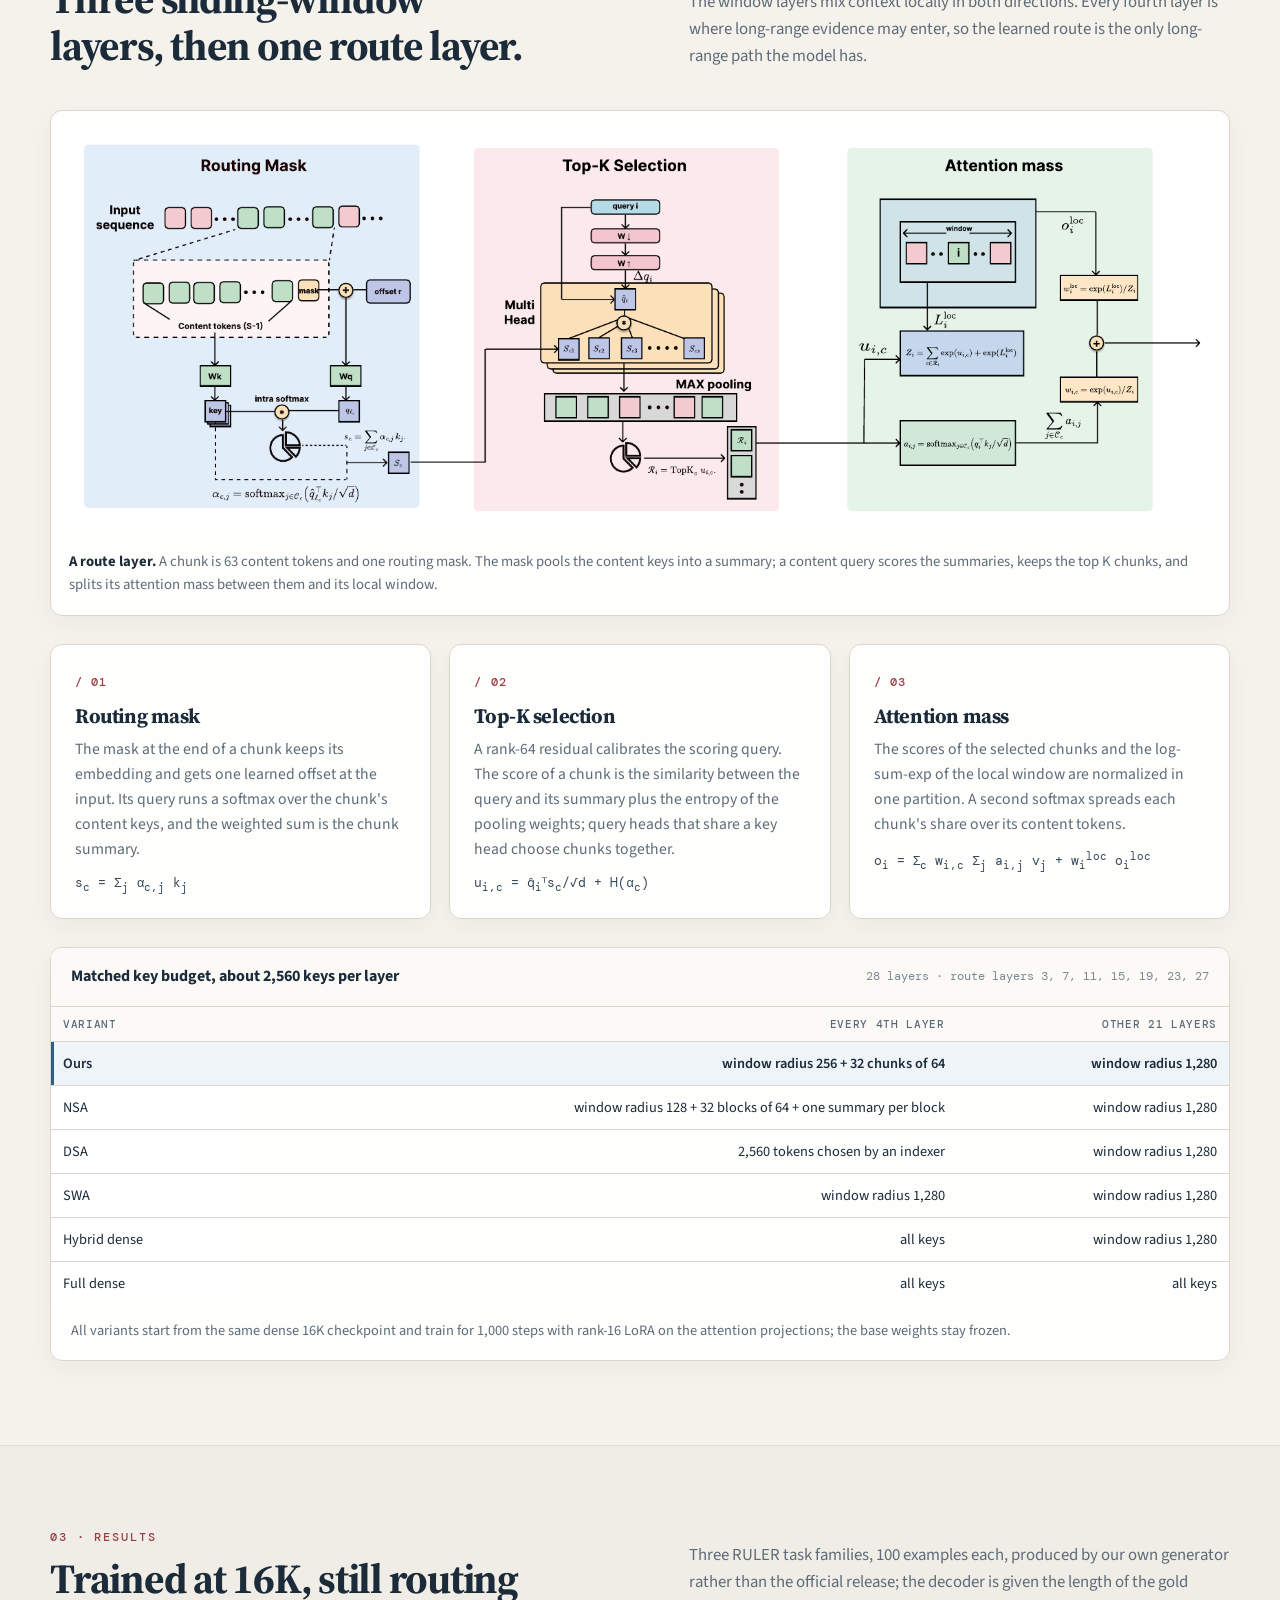
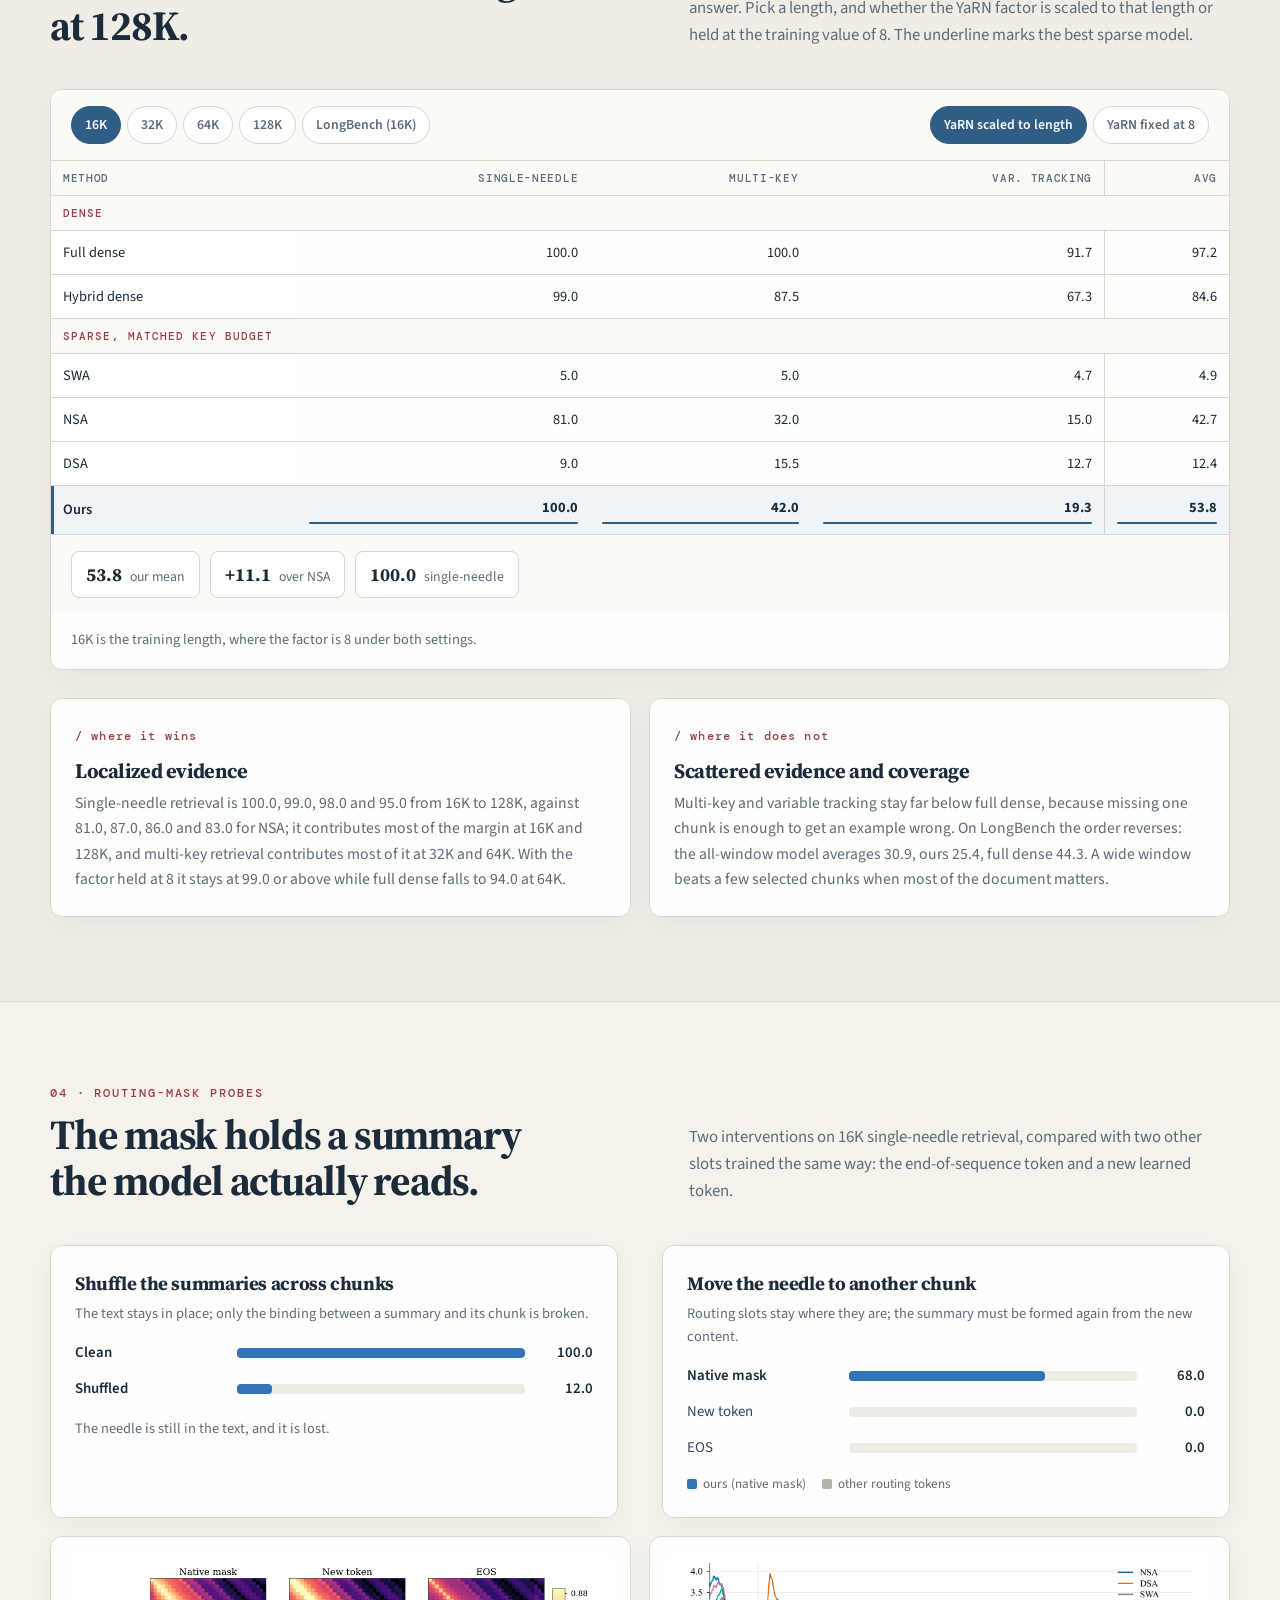
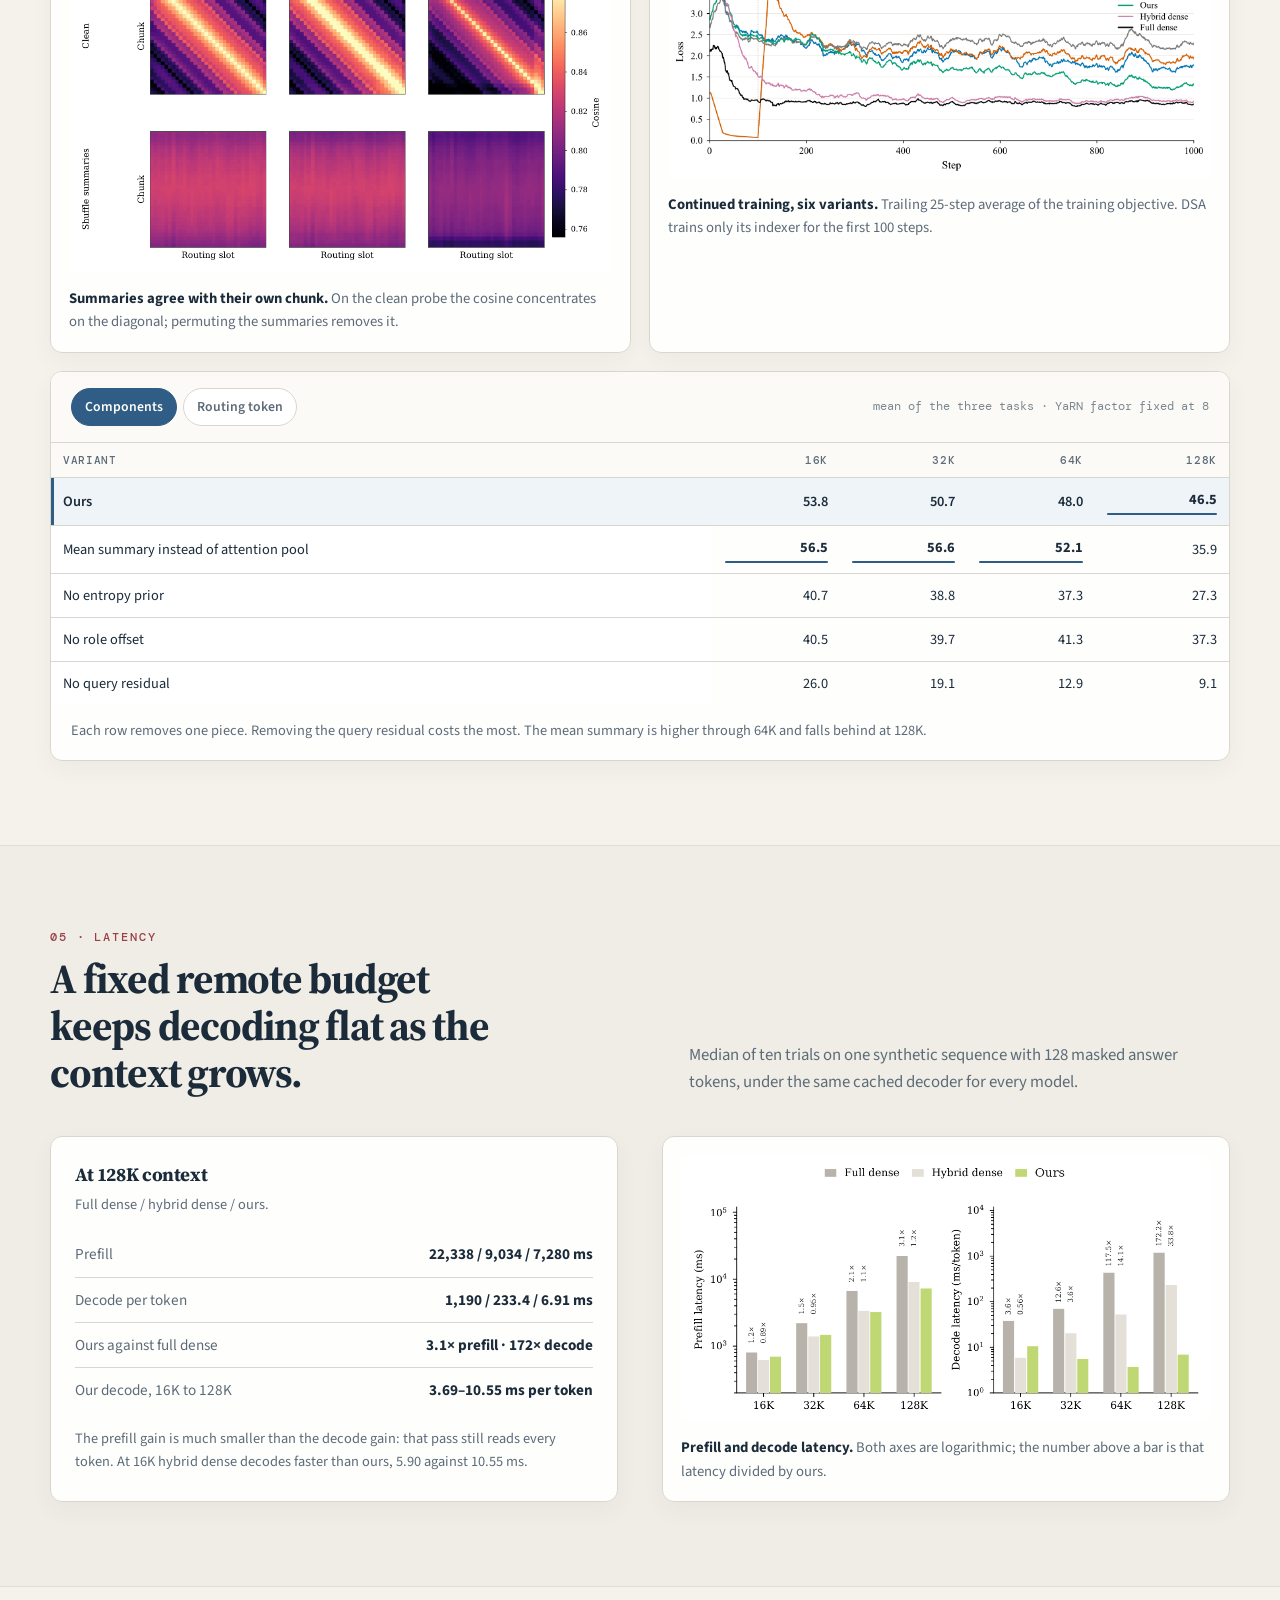
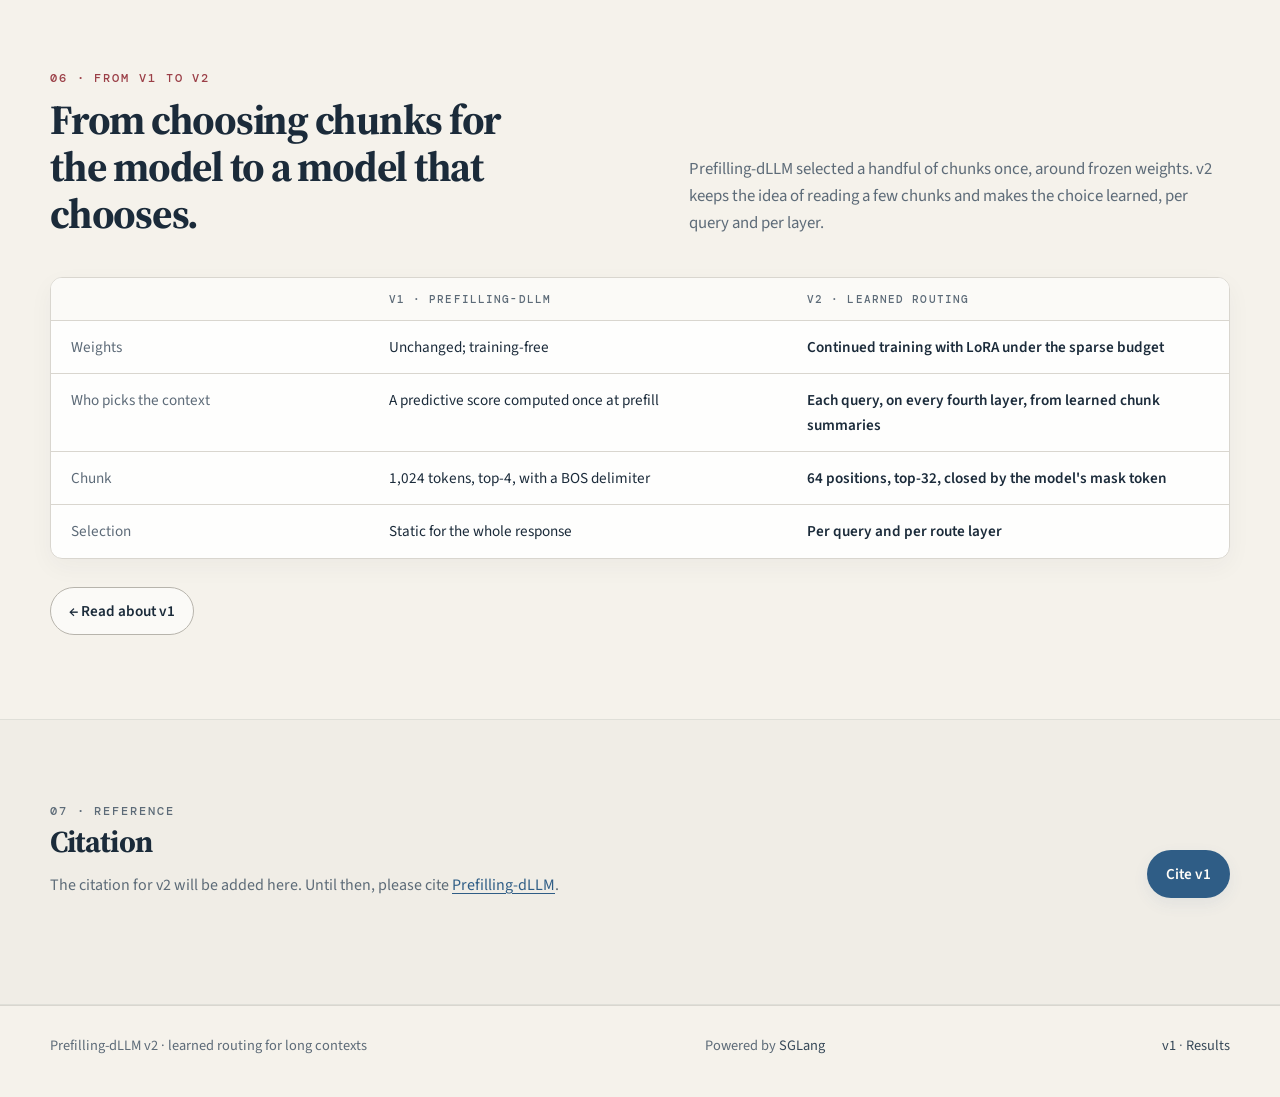
<file: v2/index.html>
<!doctype html>
<html lang="en">
<head>
  <meta charset="utf-8">
  <meta name="viewport" content="width=device-width, initial-scale=1">
  <meta name="description" content="Prefilling-dLLM v2: continued training that teaches a diffusion language model to route long contexts with its native mask token.">
  <meta name="theme-color" content="#f5f2eb">
  <title>Prefilling-dLLM v2 · Learned routing for long-context diffusion LMs</title>
  <link rel="icon" type="image/svg+xml" href="../static/images/mark.svg">
  <link rel="stylesheet" href="../static/css/site.css?v=2">
</head>
<body class="v2">
  <header class="site-nav">
    <div class="nav-inner">
      <a class="brand" href="#top" aria-label="Prefilling-dLLM v2 home">
        <img src="../static/images/mark.svg" alt="">
        <span>Prefilling-dLLM</span>
      </a>
      <div class="version-switch" aria-label="Paper version">
        <a href="../">v1</a>
        <a href="./" aria-current="page">v2</a>
      </div>
      <button class="nav-toggle" type="button" aria-label="Toggle navigation" aria-expanded="false"><span></span></button>
      <nav class="nav-links" aria-label="Primary navigation">
        <a href="#idea">Idea</a>
        <a href="#method">Method</a>
        <a href="#results">Results</a>
        <a href="#probes">Probes</a>
        <a href="#latency">Latency</a>
        <a href="#cite">Cite</a>
      </nav>
    </div>
  </header>

  <main id="top">
    <section class="hero">
      <div class="hero-inner hero-grid">
        <div class="hero-copy reveal">
          <p class="eyebrow">Version 2 · Learned routing</p>
          <h1>Prefilling-dLLM <span class="accent">v2</span></h1>
          <p class="hero-subtitle">A diffusion language model that learns to route long contexts with its own mask token.</p>
          <div class="hero-meta" aria-label="Paper facts">
            <span>Continued training from Dream-v0-Base-7B</span>
            <span>Trained at 16K, evaluated to 128K</span>
            <span>RULER and LongBench</span>
          </div>
          <div class="hero-actions">
            <a class="button button-primary" href="#results">Explore results</a>
            <a class="button button-ghost" href="../">← v1: Prefilling-dLLM</a>
            <span class="button button-subtle" aria-disabled="true">Paper and code coming soon</span>
          </div>
        </div>

        <div class="hero-visual reveal">
          <div class="visual-shell">
            <div class="window-bar" aria-hidden="true">
              <span class="window-dot"></span><span class="window-dot"></span><span class="window-dot"></span>
              <span class="window-label">mean accuracy on three RULER tasks</span>
            </div>
            <figure>
              <img src="../static/images/v2/mean-accuracy.png" alt="Mean accuracy of SWA, DSA, NSA and ours on three RULER tasks at 16K, 32K, 64K and 128K context">
              <figcaption class="visual-caption"><strong>Ahead of the other sparse methods at every length.</strong> Mean accuracy over single-needle, multi-key and variable tracking, with the YaRN factor scaled to the evaluation length.</figcaption>
            </figure>
          </div>
        </div>
      </div>

      <div class="stat-strip reveal" aria-label="Headline results">
        <div class="stat"><span class="stat-value">53.8 → 47.7</span><span class="stat-label">mean RULER accuracy from 16K to 128K context</span></div>
        <div class="stat"><span class="stat-value"><em>+11.1</em> / <em>+7.4</em></span><span class="stat-label">points over NSA, the next sparse model, at 16K and 128K</span></div>
        <div class="stat"><span class="stat-value">95.0</span><span class="stat-label">single-needle accuracy at 128K; NSA reaches 83.0</span></div>
        <div class="stat"><span class="stat-value"><em>172×</em></span><span class="stat-label">faster decoding than full dense attention at 128K</span></div>
      </div>
    </section>

    <section class="section section-band" id="idea">
      <div class="section-inner">
        <div class="split-grid" style="align-items: start;">
          <div class="reveal">
            <p class="section-kicker">01 · The idea</p>
            <h2 class="section-title">A mask token is already trained to absorb context.</h2>
            <div class="prose" style="margin-top: 22px;">
              <p>Sparsifying a diffusion model only at inference leaves its dense weights unchanged and merely hides tokens. v2 instead <strong>continues training under the sparse budget</strong>, and gives the model a place to write what a chunk contains.</p>
              <p>That place is the model's native mask token. One mask closes every chunk, and a learned role offset marks it as a routing slot rather than a token to predict. Its query pools the chunk into a summary; every other query scores those summaries and reads the chunks it ranks highest.</p>
            </div>
          </div>

          <div class="visibility card reveal" aria-label="What a query can see under each sparse method">
            <div class="vis-controls" role="group" aria-label="Sparse attention method">
              <button class="tab" type="button" data-method="swa" data-note="SWA: a bidirectional sliding window around the query and nothing else. A needle outside the window cannot be reached.">SWA</button>
              <button class="tab" type="button" data-method="nsa" data-note="NSA: every chunk is compressed into a summary; the query reads the local window plus whole selected chunks.">NSA</button>
              <button class="tab" type="button" data-method="dsa" data-note="DSA: a lightweight indexer picks individual tokens scattered over the context.">DSA</button>
              <button class="tab" type="button" data-method="ours" data-note="Ours: the last cell of every chunk is a mask (M) that summarizes it. The query reads its local window plus the content of the chunks whose masks score highest.">Ours</button>
            </div>
            <div class="vis-rows">
              <div class="vis-row" data-method="swa"><span class="vis-name">SWA</span><div class="vis-cells">
                <span class="vis-cell"></span><span class="vis-cell"></span><span class="vis-cell"></span><span class="vis-cell"></span><span class="vis-cell"></span><span class="vis-cell"></span>
                <span class="vis-gap">…</span><span class="vis-cell local"></span><span class="vis-cell local query"></span><span class="vis-cell local"></span><span class="vis-gap">…</span>
                <span class="vis-cell"></span><span class="vis-cell"></span><span class="vis-cell"></span><span class="vis-cell"></span><span class="vis-cell"></span><span class="vis-cell"></span>
              </div></div>
              <div class="vis-row" data-method="nsa"><span class="vis-name">NSA</span><div class="vis-cells">
                <span class="vis-cell selected summary"></span><span class="vis-cell selected summary"></span><span class="vis-cell selected summary"></span><span class="vis-cell summary"></span><span class="vis-cell summary"></span><span class="vis-cell summary"></span>
                <span class="vis-gap">…</span><span class="vis-cell local"></span><span class="vis-cell local query"></span><span class="vis-cell local"></span><span class="vis-gap">…</span>
                <span class="vis-cell summary"></span><span class="vis-cell summary"></span><span class="vis-cell summary"></span><span class="vis-cell selected summary"></span><span class="vis-cell selected summary"></span><span class="vis-cell selected summary"></span>
              </div></div>
              <div class="vis-row" data-method="dsa"><span class="vis-name">DSA</span><div class="vis-cells">
                <span class="vis-cell selected"></span><span class="vis-cell"></span><span class="vis-cell"></span><span class="vis-cell"></span><span class="vis-cell"></span><span class="vis-cell selected"></span>
                <span class="vis-gap">…</span><span class="vis-cell local"></span><span class="vis-cell local query"></span><span class="vis-cell local"></span><span class="vis-gap">…</span>
                <span class="vis-cell"></span><span class="vis-cell selected"></span><span class="vis-cell"></span><span class="vis-cell selected"></span><span class="vis-cell"></span><span class="vis-cell"></span>
              </div></div>
              <div class="vis-row" data-method="ours"><span class="vis-name">Ours</span><div class="vis-cells">
                <span class="vis-cell selected"></span><span class="vis-cell selected"></span><span class="vis-cell route"></span><span class="vis-cell"></span><span class="vis-cell"></span><span class="vis-cell route"></span>
                <span class="vis-gap">…</span><span class="vis-cell local"></span><span class="vis-cell local query"></span><span class="vis-cell local"></span><span class="vis-gap">…</span>
                <span class="vis-cell"></span><span class="vis-cell"></span><span class="vis-cell route"></span><span class="vis-cell selected"></span><span class="vis-cell selected"></span><span class="vis-cell route"></span>
              </div></div>
            </div>
            <div class="vis-legend">
              <span><i style="background:#8fc5bf"></i>local window</span>
              <span><i style="background:#e2a13a"></i>selected</span>
              <span><i style="background:#b0555b"></i>routing mask</span>
              <span><i style="background:var(--band); box-shadow: inset 0 3px 0 #6f6a5f"></i>chunk summary</span>
            </div>
            <p class="vis-note" aria-live="polite"></p>
          </div>
        </div>
      </div>
    </section>

    <section class="section" id="method">
      <div class="section-inner">
        <div class="section-heading-row reveal">
          <div>
            <p class="section-kicker">02 · Method</p>
            <h2 class="section-title">Three sliding-window layers, then one route layer.</h2>
          </div>
          <p class="section-intro">The window layers mix context locally in both directions. Every fourth layer is where long-range evidence may enter, so the learned route is the only long-range path the model has.</p>
        </div>

        <figure class="figure-card card reveal">
          <img src="../static/images/v2/route-layer.png" alt="Computation on a route layer: the routing mask pools its chunk into a summary, queries select the top-K chunks, and attention mass is split between the selected chunks and the local window">
          <figcaption><strong>A route layer.</strong> A chunk is 63 content tokens and one routing mask. The mask pools the content keys into a summary; a content query scores the summaries, keeps the top K chunks, and splits its attention mass between them and its local window.</figcaption>
        </figure>

        <div class="feature-grid">
          <article class="feature-card card reveal"><span class="feature-index">/ 01</span><h3>Routing mask</h3><p>The mask at the end of a chunk keeps its embedding and gets one learned offset at the input. Its query runs a softmax over the chunk's content keys, and the weighted sum is the chunk summary.</p><p class="formula">s<sub>c</sub> = Σ<sub>j</sub> α<sub>c,j</sub> k<sub>j</sub></p></article>
          <article class="feature-card card reveal"><span class="feature-index">/ 02</span><h3>Top-K selection</h3><p>A rank-64 residual calibrates the scoring query. The score of a chunk is the similarity between the query and its summary plus the entropy of the pooling weights; query heads that share a key head choose chunks together.</p><p class="formula">u<sub>i,c</sub> = q̂<sub>i</sub>ᵀs<sub>c</sub>/√d + H(α<sub>c</sub>)</p></article>
          <article class="feature-card card reveal"><span class="feature-index">/ 03</span><h3>Attention mass</h3><p>The scores of the selected chunks and the log-sum-exp of the local window are normalized in one partition. A second softmax spreads each chunk's share over its content tokens.</p><p class="formula">o<sub>i</sub> = Σ<sub>c</sub> w<sub>i,c</sub> Σ<sub>j</sub> a<sub>i,j</sub> v<sub>j</sub> + w<sub>i</sub><sup>loc</sup> o<sub>i</sub><sup>loc</sup></p></article>
        </div>

        <div class="table-shell card reveal" style="margin-top: 28px;">
          <div class="table-toolbar"><strong>Matched key budget, about 2,560 keys per layer</strong><span class="table-note">28 layers · route layers 3, 7, 11, 15, 19, 23, 27</span></div>
          <div class="table-wrap">
            <table class="results-table" aria-label="Layer contracts of the compared variants">
              <thead><tr><th>Variant</th><th>Every 4th layer</th><th>Other 21 layers</th></tr></thead>
              <tbody>
                <tr class="ours"><td>Ours</td><td>window radius 256 + 32 chunks of 64</td><td>window radius 1,280</td></tr>
                <tr><td>NSA</td><td>window radius 128 + 32 blocks of 64 + one summary per block</td><td>window radius 1,280</td></tr>
                <tr><td>DSA</td><td>2,560 tokens chosen by an indexer</td><td>window radius 1,280</td></tr>
                <tr><td>SWA</td><td>window radius 1,280</td><td>window radius 1,280</td></tr>
                <tr><td>Hybrid dense</td><td>all keys</td><td>window radius 1,280</td></tr>
                <tr><td>Full dense</td><td>all keys</td><td>all keys</td></tr>
              </tbody>
            </table>
          </div>
          <div class="table-caption">All variants start from the same dense 16K checkpoint and train for 1,000 steps with rank-16 LoRA on the attention projections; the base weights stay frozen.</div>
        </div>
      </div>
    </section>

    <section class="section section-band" id="results">
      <div class="section-inner">
        <div class="section-heading-row reveal">
          <div>
            <p class="section-kicker">03 · Results</p>
            <h2 class="section-title">Trained at 16K, still routing at 128K.</h2>
          </div>
          <p class="section-intro">Three RULER task families, 100 examples each, produced by our own generator rather than the official release; the decoder is given the length of the gold answer. Pick a length, and whether the YaRN factor is scaled to that length or held at the training value of 8. The underline marks the best sparse model.</p>
        </div>

        <div class="table-shell card reveal" data-table="ruler">
          <div class="table-toolbar">
            <div class="tabs" role="tablist" aria-label="Benchmark" data-role="tabs"></div>
            <div class="tabs" role="tablist" aria-label="YaRN factor" data-role="views"></div>
          </div>
          <div class="table-wrap"><table class="results-table" aria-label="Accuracy by method"></table></div>
          <div class="table-summary" aria-label="Summary of the selected table"></div>
          <div class="table-caption"></div>
        </div>

        <div class="feature-grid two">
          <article class="feature-card card reveal"><span class="feature-index">/ where it wins</span><h3>Localized evidence</h3><p>Single-needle retrieval is 100.0, 99.0, 98.0 and 95.0 from 16K to 128K, against 81.0, 87.0, 86.0 and 83.0 for NSA; it contributes most of the margin at 16K and 128K, and multi-key retrieval contributes most of it at 32K and 64K. With the factor held at 8 it stays at 99.0 or above while full dense falls to 94.0 at 64K.</p></article>
          <article class="feature-card card reveal"><span class="feature-index">/ where it does not</span><h3>Scattered evidence and coverage</h3><p>Multi-key and variable tracking stay far below full dense, because missing one chunk is enough to get an example wrong. On LongBench the order reverses: the all-window model averages 30.9, ours 25.4, full dense 44.3. A wide window beats a few selected chunks when most of the document matters.</p></article>
        </div>
      </div>
    </section>

    <section class="section" id="probes">
      <div class="section-inner">
        <div class="section-heading-row reveal">
          <div>
            <p class="section-kicker">04 · Routing-mask probes</p>
            <h2 class="section-title">The mask holds a summary the model actually reads.</h2>
          </div>
          <p class="section-intro">Two interventions on 16K single-needle retrieval, compared with two other slots trained the same way: the end-of-sequence token and a new learned token.</p>
        </div>

        <div class="split-grid" style="align-items: stretch;">
          <div class="bar-block card reveal">
            <h3>Shuffle the summaries across chunks</h3>
            <p class="bar-sub">The text stays in place; only the binding between a summary and its chunk is broken.</p>
            <ul class="bar-list" aria-label="Single-needle accuracy after shuffling summaries">
              <li class="bar-item is-ours"><span class="bar-name">Clean</span><div class="bar" title="100.0"><i style="width: 100%"></i></div><span class="bar-value">100.0</span></li>
              <li class="bar-item is-ours"><span class="bar-name">Shuffled</span><div class="bar" title="12.0"><i style="width: 12%"></i></div><span class="bar-value">12.0</span></li>
            </ul>
            <p class="bar-sub" style="margin: 16px 0 0;">The needle is still in the text, and it is lost.</p>
          </div>
          <div class="bar-block card reveal">
            <h3>Move the needle to another chunk</h3>
            <p class="bar-sub">Routing slots stay where they are; the summary must be formed again from the new content.</p>
            <ul class="bar-list" aria-label="Single-needle accuracy after moving the needle">
              <li class="bar-item is-ours"><span class="bar-name">Native mask</span><div class="bar" title="68.0"><i style="width: 68%"></i></div><span class="bar-value">68.0</span></li>
              <li class="bar-item"><span class="bar-name">New token</span><div class="bar" title="0.0"><i style="width: 0%"></i></div><span class="bar-value">0.0</span></li>
              <li class="bar-item"><span class="bar-name">EOS</span><div class="bar" title="0.0"><i style="width: 0%"></i></div><span class="bar-value">0.0</span></li>
            </ul>
            <div class="bar-legend"><span><i class="ours"></i>ours (native mask)</span><span><i></i>other routing tokens</span></div>
          </div>
        </div>

        <div class="figure-grid">
          <figure class="figure-card card reveal">
            <img src="../static/images/v2/summary-cosine.png" alt="Cosine similarity between each chunk and each routing slot for the native mask, a new token and EOS, on the clean probe and after shuffling summaries">
            <figcaption><strong>Summaries agree with their own chunk.</strong> On the clean probe the cosine concentrates on the diagonal; permuting the summaries removes it.</figcaption>
          </figure>
          <figure class="figure-card card reveal">
            <img src="../static/images/v2/training-loss.png" alt="Training loss over 1000 continued-training steps for NSA, DSA, SWA, ours, hybrid dense and full dense">
            <figcaption><strong>Continued training, six variants.</strong> Trailing 25-step average of the training objective. DSA trains only its indexer for the first 100 steps.</figcaption>
          </figure>
        </div>

        <div class="table-shell card reveal" data-table="ablation" style="margin-top: 18px;">
          <div class="table-toolbar">
            <div class="tabs" role="tablist" aria-label="Ablation" data-role="tabs"></div>
            <span class="table-note"></span>
          </div>
          <div class="table-wrap"><table class="results-table" aria-label="Ablation results"></table></div>
          <div class="table-caption"></div>
        </div>
      </div>
    </section>

    <section class="section section-band" id="latency">
      <div class="section-inner">
        <div class="section-heading-row reveal">
          <div>
            <p class="section-kicker">05 · Latency</p>
            <h2 class="section-title">A fixed remote budget keeps decoding flat as the context grows.</h2>
          </div>
          <p class="section-intro">Median of ten trials on one synthetic sequence with 128 masked answer tokens, under the same cached decoder for every model.</p>
        </div>
        <div class="split-grid" style="align-items: stretch;">
          <div class="bar-block card reveal">
            <h3>At 128K context</h3>
            <p class="bar-sub">Full dense / hybrid dense / ours.</p>
            <div class="mini-metric"><span>Prefill</span><strong>22,338 / 9,034 / 7,280 ms</strong></div>
            <div class="mini-metric"><span>Decode per token</span><strong>1,190 / 233.4 / 6.91 ms</strong></div>
            <div class="mini-metric"><span>Ours against full dense</span><strong>3.1× prefill · 172× decode</strong></div>
            <div class="mini-metric"><span>Our decode, 16K to 128K</span><strong>3.69–10.55 ms per token</strong></div>
            <p class="bar-sub" style="margin: 14px 0 0;">The prefill gain is much smaller than the decode gain: that pass still reads every token. At 16K hybrid dense decodes faster than ours, 5.90 against 10.55 ms.</p>
          </div>
          <figure class="figure-card card reveal">
            <img src="../static/images/v2/latency.png" alt="Prefill latency and decode latency per token at 16K, 32K, 64K and 128K for full dense, hybrid dense and ours, on logarithmic axes">
            <figcaption><strong>Prefill and decode latency.</strong> Both axes are logarithmic; the number above a bar is that latency divided by ours.</figcaption>
          </figure>
        </div>
      </div>
    </section>

    <section class="section" id="series">
      <div class="section-inner">
        <div class="section-heading-row reveal">
          <div>
            <p class="section-kicker">06 · From v1 to v2</p>
            <h2 class="section-title">From choosing chunks for the model to a model that chooses.</h2>
          </div>
          <p class="section-intro">Prefilling-dLLM selected a handful of chunks once, around frozen weights. v2 keeps the idea of reading a few chunks and makes the choice learned, per query and per layer.</p>
        </div>
        <div class="compare card reveal" aria-label="v1 compared with v2">
          <div class="compare-row compare-head"><span></span><span>v1 · Prefilling-dLLM</span><span>v2 · Learned routing</span></div>
          <div class="compare-row"><span>Weights</span><span data-label="v1">Unchanged; training-free</span><span class="is-here" data-label="v2">Continued training with LoRA under the sparse budget</span></div>
          <div class="compare-row"><span>Who picks the context</span><span data-label="v1">A predictive score computed once at prefill</span><span class="is-here" data-label="v2">Each query, on every fourth layer, from learned chunk summaries</span></div>
          <div class="compare-row"><span>Chunk</span><span data-label="v1">1,024 tokens, top-4, with a BOS delimiter</span><span class="is-here" data-label="v2">64 positions, top-32, closed by the model's mask token</span></div>
          <div class="compare-row"><span>Selection</span><span data-label="v1">Static for the whole response</span><span class="is-here" data-label="v2">Per query and per route layer</span></div>
        </div>
        <div class="hero-actions">
          <a class="button button-ghost" href="../">← Read about v1</a>
        </div>
      </div>
    </section>

    <section class="section section-band" id="cite">
      <div class="section-inner">
        <div class="citation-card reveal">
          <div>
            <p class="section-kicker">07 · Reference</p>
            <h2>Citation</h2>
            <p>The citation for v2 will be added here. Until then, please cite <a class="inline-link" href="../#cite">Prefilling-dLLM</a>.</p>
          </div>
          <a class="button button-primary" href="../#cite">Cite v1</a>
        </div>
      </div>
    </section>
  </main>

  <footer class="footer">
    <div class="footer-inner">
      <span>Prefilling-dLLM v2 · learned routing for long contexts</span>
      <span>Powered by <a href="https://github.com/sgl-project/sglang" target="_blank" rel="noopener noreferrer">SGLang</a></span>
      <span><a href="../">v1</a> · <a href="#results">Results</a></span>
    </div>
  </footer>

  <script>
    (function () {
      var probes = ['Single-needle', 'Multi-key', 'Var. tracking', 'Avg'];
      function ruler(dense, sparse, summary, caption) {
        return {
          groups: [
            { label: 'Dense', rows: [
              { name: 'Full dense', values: dense[0] },
              { name: 'Hybrid dense', values: dense[1] }
            ] },
            { label: 'Sparse, matched key budget', rank: true, rows: [
              { name: 'SWA', values: sparse[0] },
              { name: 'NSA', values: sparse[1] },
              { name: 'DSA', values: sparse[2] },
              { name: 'Ours', ours: true, values: sparse[3] }
            ] }
          ],
          summary: summary,
          caption: caption
        };
      }
      var sameAt16 = ruler(
        [[100.0, 100.0, 91.7, 97.2], [99.0, 87.5, 67.3, 84.6]],
        [[5.0, 5.0, 4.7, 4.9], [81.0, 32.0, 15.0, 42.7], [9.0, 15.5, 12.7, 12.4], [100.0, 42.0, 19.3, 53.8]],
        [['53.8', 'our mean'], ['+11.1', 'over NSA'], ['100.0', 'single-needle']],
        '16K is the training length, where the factor is 8 under both settings.'
      );
      var longbench = ['NarrativeQA', 'Qasper', 'MF-en', 'HotpotQA', '2WikiMQA', 'Musique', 'GovReport', 'QMSum', 'MultiNews', 'SAMSum', 'TREC', 'TriviaQA', 'PCount', 'PRe', 'LCC', 'RB-P', 'Avg'];
      window.PAGE = { tables: {
        ruler: {
          defaultView: 'scaled',
          views: [{ key: 'scaled', label: 'YaRN scaled to length' }, { key: 'fixed', label: 'YaRN fixed at 8' }],
          tabs: [
            { label: '16K', columns: probes, lastIsAverage: true, views: { scaled: sameAt16, fixed: sameAt16 } },
            { label: '32K', columns: probes, lastIsAverage: true, views: {
              scaled: ruler(
                [[100.0, 99.5, 80.0, 93.2], [99.0, 80.0, 69.0, 82.7]],
                [[2.0, 1.0, 4.3, 2.4], [87.0, 30.5, 12.3, 43.3], [7.0, 6.0, 4.7, 5.9], [99.0, 47.5, 17.7, 54.7]],
                [['54.7', 'our mean'], ['+11.4', 'over NSA'], ['99.0', 'single-needle']],
                'Twice the training length, YaRN factor 16.'),
              fixed: ruler(
                [[100.0, 96.5, 75.7, 90.7], [100.0, 81.5, 67.7, 83.1]],
                [[2.0, 1.0, 4.3, 2.4], [84.0, 32.0, 10.0, 42.0], [6.0, 7.0, 4.0, 5.7], [99.0, 35.0, 18.0, 50.7]],
                [['50.7', 'our mean'], ['+8.7', 'over NSA'], ['99.0', 'single-needle']],
                'Twice the training length with the training factor: multi-key drops from 47.5 to 35.0.')
            } },
            { label: '64K', columns: probes, lastIsAverage: true, views: {
              scaled: ruler(
                [[100.0, 97.5, 69.3, 88.9], [98.0, 81.5, 62.7, 80.7]],
                [[3.0, 2.0, 0.7, 1.9], [86.0, 22.0, 9.0, 39.0], [3.0, 5.0, 2.7, 3.6], [98.0, 45.0, 14.0, 52.3]],
                [['52.3', 'our mean'], ['+13.3', 'over NSA'], ['98.0', 'single-needle']],
                'Four times the training length, YaRN factor 32.'),
              fixed: ruler(
                [[94.0, 68.5, 40.7, 67.7], [70.0, 73.5, 59.3, 67.6]],
                [[3.0, 2.5, 1.0, 2.2], [79.0, 16.0, 9.3, 34.8], [5.0, 4.0, 2.0, 3.7], [100.0, 27.0, 17.0, 48.0]],
                [['48.0', 'our mean'], ['+13.2', 'over NSA'], ['100.0 vs 94.0', 'single-needle against full dense']],
                'With the factor held at 8, ours keeps single-needle at 100.0 while full dense falls to 94.0.')
            } },
            { label: '128K', columns: probes, lastIsAverage: true, views: {
              scaled: ruler(
                [[100.0, 100.0, 62.3, 87.4], [85.0, 83.5, 53.7, 74.1]],
                [[2.0, 0.0, 1.0, 1.0], [83.0, 29.0, 9.0, 40.3], [2.0, 1.5, 2.0, 1.8], [95.0, 37.5, 10.7, 47.7]],
                [['47.7', 'our mean'], ['+7.4', 'over NSA'], ['95.0 vs 85.0', 'single-needle against hybrid dense']],
                'Eight times the training length, YaRN factor 64.'),
              fixed: ruler(
                [[85.0, 90.0, 34.1, 69.7], [25.0, 25.0, 27.0, 25.7]],
                [[1.0, 0.0, 0.0, 0.3], [79.0, 12.0, 5.0, 32.0], [3.0, 0.5, 1.3, 1.6], [99.0, 32.5, 8.0, 46.5]],
                [['46.5', 'our mean'], ['+14.5', 'over NSA'], ['99.0 vs 25.0', 'single-needle against hybrid dense']],
                'Eight times the training length with the training factor: hybrid dense falls to 25.0 on single-needle.')
            } },
            { label: 'LongBench (16K)', columns: longbench, lastIsAverage: true,
              groups: [
                { label: 'Dense', rows: [
                  { name: 'Full dense', values: [29.1, 36.0, 53.7, 60.1, 47.1, 38.8, 5.1, 22.8, 4.7, 42.9, 73.5, 91.2, 2.0, 99.5, 47.9, 53.8, 44.3] },
                  { name: 'Hybrid dense', values: [25.4, 37.1, 48.5, 59.3, 40.6, 39.2, 8.7, 24.9, 1.5, 35.7, 72.0, 88.7, 2.0, 96.3, 46.2, 55.7, 42.6] }
                ] },
                { label: 'Sparse, matched key budget', rank: true, rows: [
                  { name: 'SWA', values: [18.0, 20.8, 26.4, 28.3, 28.1, 12.8, 19.8, 20.7, 13.7, 41.9, 64.0, 86.2, 1.7, 14.5, 45.8, 50.8, 30.9] },
                  { name: 'NSA', values: [13.1, 16.2, 28.3, 22.6, 20.6, 10.8, 16.2, 20.6, 17.0, 38.9, 60.0, 79.5, 0.3, 0.5, 38.6, 41.9, 26.6] },
                  { name: 'DSA', values: [18.1, 17.3, 28.3, 20.4, 22.7, 13.3, 15.2, 16.5, 14.0, 34.2, 61.0, 74.8, 2.1, 4.4, 33.4, 36.9, 25.8] },
                  { name: 'Ours', ours: true, values: [10.4, 14.8, 17.7, 24.3, 26.3, 10.1, 13.4, 18.4, 17.2, 35.0, 62.0, 70.6, 0.8, 5.6, 37.6, 42.6, 25.4] }
                ] }
              ],
              summary: [['25.4', 'our mean'], ['30.9', 'SWA, the best sparse model here'], ['44.3', 'full dense']],
              caption: 'LongBench-v1 at the 16K training length. The ranking of the sparse models reverses: most tasks need coverage of the whole document.'
            }
          ]
        },
        ablation: {
          tabs: [
            { label: 'Components', columns: ['16K', '32K', '64K', '128K'], rowHeader: 'Variant',
              note: 'mean of the three tasks · YaRN factor fixed at 8',
              groups: [{ rank: true, rows: [
                { name: 'Ours', ours: true, values: [53.8, 50.7, 48.0, 46.5] },
                { name: 'Mean summary instead of attention pool', values: [56.5, 56.6, 52.1, 35.9] },
                { name: 'No entropy prior', values: [40.7, 38.8, 37.3, 27.3] },
                { name: 'No role offset', values: [40.5, 39.7, 41.3, 37.3] },
                { name: 'No query residual', values: [26.0, 19.1, 12.9, 9.1] }
              ] }],
              caption: 'Each row removes one piece. Removing the query residual costs the most. The mean summary is higher through 64K and falls behind at 128K.'
            },
            { label: 'Routing token', columns: ['16K', '32K', '64K', '128K'], rowHeader: 'Token in the routing slot',
              note: 'mean of the three tasks · YaRN factor fixed at 8',
              groups: [{ rank: true, rows: [
                { name: 'Native mask (ours)', ours: true, values: [53.8, 50.7, 48.0, 46.5] },
                { name: 'New learned token', values: [38.9, 37.9, 39.9, 30.7] },
                { name: 'EOS', values: [37.5, 36.2, 31.8, 22.8] }
              ] }],
              caption: 'The same recipe with another token in the routing slot, in training and at evaluation. Both replacements lose most multi-key retrieval.'
            }
          ]
        }
      } };
    })();
  </script>
  <script src="../static/js/site.js?v=2"></script>
</body>
</html>
</file>
<file: static/css/site.css>
@import url('https://fonts.googleapis.com/css2?family=DM+Mono:wght@400;500&family=Source+Sans+3:wght@400;500;600;700&family=Source+Serif+4:opsz,wght@8..60,600;8..60,700&display=swap');

/* Paper-poster palette shared by the Prefilling-dLLM pages. */
:root {
  --ink: #1b2b3a;
  --ink-soft: #364858;
  --muted: #5d6b78;
  --muted-2: #7b8790;
  --paper: #f5f2eb;
  --paper-2: #fbfaf7;
  --band: #efece5;
  --surface: #ffffff;
  --line: #d9d6cf;
  --line-strong: #b7b4ac;
  --accent: #0b5a47;
  --accent-strong: #08463a;
  --accent-wash: rgba(11, 90, 71, 0.08);
  --accent-2: #8a6332;
  --neutral-mark: #b4b1a8;
  --mark: #1a8468;
  --shadow: 0 12px 34px rgba(42, 52, 60, 0.08);
  --radius-lg: 18px;
  --radius-md: 12px;
  --radius-sm: 8px;
  --mono: 'DM Mono', ui-monospace, SFMono-Regular, Menlo, Consolas, monospace;
  --serif: 'Source Serif 4', Georgia, serif;
  --sans: 'Source Sans 3', -apple-system, BlinkMacSystemFont, 'Segoe UI', sans-serif;
}

body.v2 {
  --accent: #2f5d86;
  --accent-strong: #244a6c;
  --accent-wash: rgba(47, 93, 134, 0.08);
  --accent-2: #9b3f47;
  --mark: #3274b5;
}

* { box-sizing: border-box; }
html { scroll-behavior: smooth; }

body {
  margin: 0;
  background: var(--paper);
  color: var(--ink);
  font-family: var(--sans);
  font-size: 16px;
  line-height: 1.6;
  overflow-x: hidden;
}

body::before {
  content: '';
  position: fixed;
  inset: 0;
  pointer-events: none;
  opacity: 0.28;
  background-image: linear-gradient(rgba(53, 99, 138, 0.06) 1px, transparent 1px),
    linear-gradient(90deg, rgba(53, 99, 138, 0.06) 1px, transparent 1px);
  background-size: 48px 48px;
  -webkit-mask-image: linear-gradient(to bottom, #000, transparent 80%);
  mask-image: linear-gradient(to bottom, #000, transparent 80%);
  z-index: -1;
}

a { color: inherit; text-decoration: none; }
button { font: inherit; }
img { max-width: 100%; display: block; }
code { font-family: var(--mono); font-size: 0.88em; }

:focus-visible { outline: 2px solid var(--accent); outline-offset: 3px; border-radius: 4px; }

/* Navigation ------------------------------------------------------------- */
.site-nav {
  position: sticky;
  top: 0;
  z-index: 20;
  border-bottom: 1px solid rgba(27, 43, 58, 0.14);
  background: rgba(251, 250, 247, 0.92);
  backdrop-filter: blur(12px);
}

.nav-inner,
.hero-inner,
.section-inner,
.footer-inner {
  width: min(1180px, calc(100% - 48px));
  margin: 0 auto;
}

.nav-inner {
  min-height: 68px;
  display: flex;
  align-items: center;
  justify-content: space-between;
  gap: 20px;
}

.brand {
  display: inline-flex;
  align-items: center;
  gap: 10px;
  font-family: var(--mono);
  font-size: 0.84rem;
  letter-spacing: 0.06em;
  text-transform: uppercase;
  white-space: nowrap;
}
.brand img { width: 26px; height: 26px; }

.version-switch {
  display: inline-flex;
  padding: 3px;
  border: 1px solid var(--line);
  border-radius: 999px;
  background: var(--surface);
  font-family: var(--mono);
  font-size: 0.74rem;
}
.version-switch a {
  padding: 5px 12px;
  border-radius: 999px;
  color: var(--muted);
  white-space: nowrap;
}
.version-switch a:hover { color: var(--accent); }
.version-switch a[aria-current='page'] { background: var(--accent); color: #fffdf8; }

.nav-links {
  display: flex;
  gap: 24px;
  color: var(--muted);
  font-size: 0.93rem;
  font-weight: 500;
}
.nav-links a:hover, .nav-links a:focus-visible { color: var(--accent); }

.nav-toggle {
  display: none;
  width: 42px;
  height: 42px;
  border: 1px solid var(--line);
  border-radius: 10px;
  background: var(--surface);
  cursor: pointer;
  position: relative;
}
.nav-toggle span, .nav-toggle::before, .nav-toggle::after {
  content: '';
  position: absolute;
  left: 11px;
  right: 11px;
  height: 2px;
  background: var(--accent);
}
.nav-toggle span { top: 20px; }
.nav-toggle::before { top: 13px; }
.nav-toggle::after { top: 27px; }

/* Hero ---------------------------------------------------------------------- */
.hero {
  position: relative;
  padding: 72px 0 56px;
  background:
    radial-gradient(circle at 86% 12%, rgba(53, 99, 138, 0.10), transparent 31%),
    radial-gradient(circle at 4% 4%, var(--accent-wash), transparent 28%),
    linear-gradient(180deg, var(--paper-2) 0%, var(--paper) 100%);
}

.hero-grid {
  display: grid;
  grid-template-columns: minmax(0, 1.02fr) minmax(0, 0.98fr);
  gap: 48px;
  align-items: center;
}

.eyebrow {
  display: inline-flex;
  align-items: center;
  gap: 10px;
  margin: 0 0 18px;
  color: var(--accent);
  font: 500 0.74rem/1.2 var(--mono);
  letter-spacing: 0.16em;
  text-transform: uppercase;
}
.eyebrow::before { content: ''; width: 26px; height: 1px; background: var(--accent); }

.hero h1 {
  margin: 0;
  font-family: var(--serif);
  font-size: clamp(2.5rem, 5.6vw, 4.3rem);
  line-height: 1.02;
  letter-spacing: -0.035em;
  font-weight: 700;
}
.hero h1 .accent { color: var(--accent); }

.hero-subtitle {
  margin: 18px 0 0;
  max-width: 34ch;
  color: var(--ink-soft);
  font-size: 1.22rem;
  line-height: 1.45;
}

.author-list { margin: 24px 0 0; font-size: 1rem; line-height: 1.75; }
.author-list sup { color: var(--accent-2); font-size: 0.7em; }
.affiliations { margin: 8px 0 0; color: var(--muted); font-size: 0.9rem; }
.affiliations sup { color: var(--accent-2); }

.hero-meta {
  display: flex;
  flex-wrap: wrap;
  gap: 8px 18px;
  margin: 18px 0 0;
  color: var(--muted);
  font-size: 0.9rem;
}
.hero-meta span::before { content: '•'; margin-right: 8px; color: var(--accent-2); }

.hero-actions { display: flex; flex-wrap: wrap; gap: 12px; margin-top: 28px; }

.button {
  display: inline-flex;
  align-items: center;
  gap: 8px;
  padding: 11px 18px;
  border: 1px solid transparent;
  border-radius: 999px;
  font-weight: 600;
  font-size: 0.95rem;
  cursor: pointer;
  transition: background 0.18s, border-color 0.18s, color 0.18s;
}
.button-primary { background: var(--accent); color: #fffdf8; box-shadow: 0 6px 16px var(--accent-wash); }
.button-primary:hover, .button-primary:focus-visible { background: var(--accent-strong); }
.button-ghost { border-color: var(--line-strong); background: rgba(255, 255, 255, 0.6); }
.button-ghost:hover, .button-ghost:focus-visible { border-color: var(--accent); color: var(--accent); }
.button-subtle { border-color: var(--line); color: var(--muted); }
.button-subtle:hover, .button-subtle:focus-visible { border-color: var(--accent); color: var(--accent); }

.visual-shell {
  border: 1px solid rgba(27, 43, 58, 0.17);
  border-radius: var(--radius-lg);
  background: var(--surface);
  box-shadow: var(--shadow);
  overflow: hidden;
}
.window-bar {
  display: flex;
  align-items: center;
  gap: 7px;
  padding: 12px 16px;
  border-bottom: 1px solid var(--line);
  background: var(--paper-2);
}
.window-dot { width: 9px; height: 9px; border-radius: 50%; background: #b9c1c6; }
.window-label { margin-left: 8px; color: var(--muted-2); font: 0.7rem var(--mono); }
.visual-shell figure { margin: 0; padding: 18px; }
.visual-shell img { width: 100%; border-radius: var(--radius-sm); }
.visual-caption { margin-top: 14px; color: var(--muted); font-size: 0.9rem; }
.visual-caption strong { color: var(--ink); }

/* Headline numbers: a row of hero figures, not a chart. */
.stat-strip {
  width: min(1180px, calc(100% - 48px));
  margin: 48px auto 0;
  display: grid;
  grid-template-columns: repeat(4, minmax(0, 1fr));
  border: 1px solid var(--line);
  border-radius: var(--radius-lg);
  background: rgba(255, 255, 255, 0.9);
  box-shadow: var(--shadow);
}
.stat { padding: 22px 24px; border-right: 1px solid var(--line); }
.stat:last-child { border-right: 0; }
.stat-value {
  display: block;
  font-family: var(--serif);
  font-size: 2rem;
  font-weight: 700;
  line-height: 1.1;
  letter-spacing: -0.02em;
  font-variant-numeric: tabular-nums;
}
.stat-value em { font-style: normal; color: var(--accent); }
.stat-label { display: block; margin-top: 8px; color: var(--muted); font-size: 0.9rem; line-height: 1.4; }

/* Sections ------------------------------------------------------------------ */
.section { padding: 84px 0; }
.section-band {
  background: rgba(239, 236, 229, 0.78);
  border-top: 1px solid rgba(27, 43, 58, 0.08);
  border-bottom: 1px solid rgba(27, 43, 58, 0.08);
}
.section-kicker {
  margin: 0 0 12px;
  color: var(--accent-2);
  font: 500 0.74rem/1.2 var(--mono);
  letter-spacing: 0.16em;
  text-transform: uppercase;
}
.section-title {
  margin: 0;
  max-width: 22ch;
  font-family: var(--serif);
  font-size: clamp(1.8rem, 3.4vw, 2.6rem);
  line-height: 1.12;
  letter-spacing: -0.03em;
}
.section-intro { margin: 0; color: var(--muted); font-size: 1.05rem; }
.section-heading-row {
  display: grid;
  grid-template-columns: minmax(0, 1.05fr) minmax(0, 0.95fr);
  gap: 40px;
  align-items: end;
  margin-bottom: 40px;
}

.prose p { margin: 0 0 14px; color: var(--ink-soft); font-size: 1.05rem; }
.prose p:last-child { margin-bottom: 0; }
.prose strong { color: var(--ink); }

.split-grid {
  display: grid;
  grid-template-columns: minmax(0, 1fr) minmax(0, 1fr);
  gap: 44px;
  align-items: center;
}

.card {
  border: 1px solid var(--line);
  border-radius: var(--radius-md);
  background: rgba(255, 255, 255, 0.9);
  box-shadow: 0 8px 24px rgba(42, 52, 60, 0.045);
}

.feature-grid { display: grid; grid-template-columns: repeat(3, minmax(0, 1fr)); gap: 18px; margin-top: 28px; }
.feature-grid.two { grid-template-columns: repeat(2, minmax(0, 1fr)); }
.feature-card { padding: 24px; }
.feature-index { color: var(--accent-2); font: 500 0.72rem var(--mono); letter-spacing: 0.1em; }
.feature-card h3 { margin: 10px 0 8px; font-family: var(--serif); font-size: 1.28rem; letter-spacing: -0.02em; line-height: 1.2; }
.feature-card p { margin: 0; color: var(--muted); font-size: 0.98rem; }
.feature-card .formula { margin-top: 12px; color: var(--ink-soft); font: 0.8rem var(--mono); }

.figure-card { margin: 0; padding: 18px; }
.figure-card img { width: 100%; border-radius: var(--radius-sm); background: #fff; }
.figure-card figcaption { margin-top: 14px; color: var(--muted); font-size: 0.92rem; }
.figure-card figcaption strong { color: var(--ink); }
.figure-grid { display: grid; grid-template-columns: repeat(2, minmax(0, 1fr)); gap: 18px; margin-top: 18px; }

.step-row { display: grid; grid-template-columns: repeat(3, minmax(0, 1fr)); gap: 14px; margin-top: 18px; }
.step { padding: 18px 20px; }
.step-no { display: block; color: var(--accent-2); font: 500 0.7rem var(--mono); letter-spacing: 0.12em; }
.step strong { display: block; margin: 6px 0 4px; font-size: 1.05rem; }
.step span.step-text { color: var(--muted); font-size: 0.93rem; }

.complexity {
  margin-top: 18px;
  padding: 18px 22px;
  display: flex;
  flex-wrap: wrap;
  align-items: center;
  gap: 10px 18px;
  font-family: var(--mono);
  font-size: 0.9rem;
}
.complexity .arrow { color: var(--accent-2); }
.complexity .note { flex-basis: 100%; color: var(--muted); font-family: var(--sans); font-size: 0.92rem; }

/* Result tables ------------------------------------------------------------- */
.table-shell { overflow: hidden; }
.table-toolbar {
  display: flex;
  flex-wrap: wrap;
  align-items: center;
  justify-content: space-between;
  gap: 12px 18px;
  padding: 16px 20px;
  border-bottom: 1px solid var(--line);
  background: var(--paper-2);
}
.tabs { display: flex; flex-wrap: wrap; gap: 6px; }
.tab {
  padding: 7px 13px;
  border: 1px solid var(--line);
  border-radius: 999px;
  background: var(--surface);
  color: var(--muted);
  font-size: 0.86rem;
  font-weight: 600;
  cursor: pointer;
}
.tab:hover, .tab:focus-visible { border-color: var(--accent); color: var(--accent); }
.tab.is-active { border-color: var(--accent); background: var(--accent); color: #fffdf8; }
.table-note { color: var(--muted-2); font: 0.72rem var(--mono); }

.table-wrap { overflow-x: auto; }
.results-table { width: 100%; border-collapse: collapse; font-size: 0.9rem; font-variant-numeric: tabular-nums; }
.results-table th, .results-table td { padding: 10px 12px; border-bottom: 1px solid var(--line); text-align: right; white-space: nowrap; }
.results-table th { color: var(--muted); font: 500 0.7rem var(--mono); letter-spacing: 0.06em; text-transform: uppercase; background: var(--paper-2); }
.results-table th:first-child, .results-table td:first-child {
  position: sticky;
  left: 0;
  text-align: left;
  background: var(--surface);
  box-shadow: 1px 0 0 var(--line);
}
.results-table th:first-child { background: var(--paper-2); }
.results-table tr:last-child td { border-bottom: 0; }
.results-table .group-row td {
  text-align: left;
  color: var(--accent-2);
  font: 500 0.68rem var(--mono);
  letter-spacing: 0.1em;
  text-transform: uppercase;
  background: var(--paper-2);
}
.results-table .ours td { background: #f1f6f4; font-weight: 600; }
body.v2 .results-table .ours td { background: #eff4f8; }
.results-table .ours td:first-child { box-shadow: inset 3px 0 0 var(--accent), 1px 0 0 var(--line); }
.results-table td.best { font-weight: 700; color: var(--ink); }
.results-table td.best::after { content: ''; display: block; height: 2px; margin-top: 2px; background: var(--accent); border-radius: 2px; }
.results-table .muted-cell { color: var(--muted-2); }
.results-table td.col-avg, .results-table th.col-avg { border-left: 1px solid var(--line); }

.table-summary { display: flex; flex-wrap: wrap; gap: 10px; padding: 16px 20px; border-top: 1px solid var(--line); background: var(--paper-2); }
.summary-chip { padding: 8px 14px; border: 1px solid var(--line); border-radius: var(--radius-sm); background: var(--surface); }
.summary-chip strong { font-family: var(--serif); font-size: 1.15rem; font-variant-numeric: tabular-nums; }
.summary-chip span { margin-left: 8px; color: var(--muted); font-size: 0.86rem; }
.table-caption { padding: 14px 20px 18px; color: var(--muted); font-size: 0.9rem; }

/* Findings and bar lists ------------------------------------------------------ */
.finding-list { display: grid; gap: 12px; margin: 0; padding: 0; list-style: none; }
.finding { padding: 18px 20px; display: grid; grid-template-columns: auto 1fr; gap: 4px 16px; }
.finding-no { grid-row: span 2; color: var(--accent); font-family: var(--serif); font-size: 1.7rem; font-weight: 700; line-height: 1; }
.finding strong { font-size: 1.02rem; }
.finding span.finding-text { color: var(--muted); font-size: 0.95rem; }

.bar-block { padding: 22px 24px; }
.bar-block h3 { margin: 0 0 4px; font-family: var(--serif); font-size: 1.18rem; letter-spacing: -0.02em; }
.bar-block .bar-sub { margin: 0 0 16px; color: var(--muted); font-size: 0.9rem; }
.bar-list { display: grid; gap: 12px; margin: 0; padding: 0; list-style: none; }
.bar-item { display: grid; grid-template-columns: minmax(96px, 150px) 1fr auto; align-items: center; gap: 12px; font-size: 0.93rem; }
.bar-item .bar-name { color: var(--ink-soft); }
.bar-item .bar-value { min-width: 56px; text-align: right; font-weight: 600; font-variant-numeric: tabular-nums; }
.bar { height: 10px; border-radius: 4px; background: var(--band); overflow: hidden; }
.bar i { display: block; height: 100%; border-radius: 0 4px 4px 0; background: var(--neutral-mark); }
.bar-item.is-ours .bar i { background: var(--mark); }
.bar-item.is-ours .bar-name { color: var(--ink); font-weight: 600; }
.bar-legend { display: flex; gap: 16px; margin-top: 14px; color: var(--muted); font-size: 0.82rem; }
.bar-legend i { display: inline-block; width: 10px; height: 10px; margin-right: 6px; border-radius: 2px; background: var(--neutral-mark); vertical-align: -1px; }
.bar-legend i.ours { background: var(--mark); }

.mini-metric { display: flex; justify-content: space-between; gap: 16px; padding: 10px 0; border-top: 1px solid var(--line); font-size: 0.95rem; }
.mini-metric:first-of-type { border-top: 0; }
.mini-metric span { color: var(--muted); }
.mini-metric strong { font-variant-numeric: tabular-nums; }

/* Version comparison ------------------------------------------------------------ */
.compare { overflow: hidden; }
.compare-row { display: grid; grid-template-columns: 0.9fr 1.2fr 1.2fr; gap: 16px; padding: 14px 20px; border-top: 1px solid var(--line); font-size: 0.95rem; }
.compare-row:first-child { border-top: 0; }
.compare-head { background: var(--paper-2); color: var(--muted); font: 500 0.7rem var(--mono); letter-spacing: 0.1em; text-transform: uppercase; }
.compare-row > span:first-child { color: var(--muted); }
.compare-row .is-here { color: var(--ink); font-weight: 600; }

/* What a query can see (v2) ------------------------------------------------------ */
.visibility { padding: 22px 24px 20px; }
.vis-controls { display: flex; flex-wrap: wrap; gap: 6px; margin-bottom: 18px; }
.vis-rows { display: grid; gap: 12px; }
.vis-row { display: grid; grid-template-columns: 58px 1fr; align-items: center; gap: 12px; opacity: 0.45; transition: opacity 0.2s; }
.vis-row.is-active { opacity: 1; }
.vis-name { font: 500 0.8rem var(--mono); }
.vis-cells { display: grid; grid-template-columns: repeat(17, minmax(0, 1fr)); gap: 3px; }
.vis-cell { position: relative; height: 26px; border-radius: 4px; background: var(--band); border: 1px solid transparent; }
.vis-cell.local { background: #8fc5bf; }
.vis-cell.selected { background: #e2a13a; }
.vis-cell.route { background: #b0555b; }
.vis-cell.summary { box-shadow: inset 0 3px 0 #6f6a5f; }
.vis-cell.query { border-color: var(--ink); }
.vis-cell.query::after, .vis-cell.route::after {
  position: absolute; inset: 0; display: grid; place-items: center;
  font: 500 0.62rem var(--mono); color: var(--ink);
}
.vis-cell.query::after { content: 'q'; }
.vis-cell.route::after { content: 'M'; color: #fffaf6; }
.vis-gap { grid-column: span 1; display: grid; place-items: center; color: var(--muted-2); font-size: 0.8rem; }
.vis-legend { display: flex; flex-wrap: wrap; gap: 8px 18px; margin-top: 16px; color: var(--muted); font-size: 0.84rem; }
.vis-legend i { display: inline-block; width: 12px; height: 12px; margin-right: 6px; border-radius: 3px; vertical-align: -2px; }
.vis-note { margin: 14px 0 0; min-height: 3.2em; color: var(--ink-soft); font-size: 0.97rem; }

/* Citation and footer -------------------------------------------------------------- */
.citation-card { display: flex; flex-wrap: wrap; align-items: flex-end; justify-content: space-between; gap: 20px; margin-bottom: 22px; }
.citation-card h2 { margin: 0 0 6px; font-family: var(--serif); font-size: 1.9rem; letter-spacing: -0.03em; }
.citation-card p { margin: 0; color: var(--muted); }
.inline-link { color: var(--accent); text-decoration: underline; text-underline-offset: 3px; }
.bibtex {
  position: relative;
  margin: 0;
  padding: 22px 24px;
  border: 1px solid var(--line);
  border-radius: var(--radius-md);
  background: var(--surface);
  overflow-x: auto;
  font: 0.82rem/1.65 var(--mono);
}
.copy-button {
  position: absolute;
  top: 12px;
  right: 12px;
  padding: 5px 12px;
  border: 1px solid var(--line-strong);
  border-radius: 999px;
  background: var(--paper-2);
  color: var(--muted);
  font: 0.72rem var(--mono);
  cursor: pointer;
}
.copy-button:hover, .copy-button:focus-visible { border-color: var(--accent); color: var(--accent); }

.footer { padding: 28px 0 40px; border-top: 1px solid var(--line); color: var(--muted); font-size: 0.9rem; }
.footer-inner { display: flex; flex-wrap: wrap; justify-content: space-between; gap: 10px 24px; }
.footer a { color: var(--ink-soft); }
.footer a:hover { color: var(--accent); }

/* Scroll reveal: content is visible without JavaScript. */
.js .reveal { opacity: 0; transform: translateY(14px); transition: opacity 0.5s ease, transform 0.5s ease; }
.js .reveal.is-visible { opacity: 1; transform: none; }

@media (max-width: 980px) {
  .hero-grid, .split-grid, .section-heading-row { grid-template-columns: 1fr; gap: 28px; }
  .feature-grid, .step-row { grid-template-columns: 1fr; }
  .feature-grid.two, .figure-grid { grid-template-columns: 1fr; }
  .stat-strip { grid-template-columns: repeat(2, minmax(0, 1fr)); }
  .stat:nth-child(2) { border-right: 0; }
  .stat:nth-child(-n + 2) { border-bottom: 1px solid var(--line); }
  .section-title { max-width: none; }
}

@media (max-width: 760px) {
  .nav-inner, .hero-inner, .section-inner, .footer-inner, .stat-strip { width: calc(100% - 32px); }
  .nav-inner { flex-wrap: wrap; padding: 10px 0; }
  .nav-toggle { display: block; }
  .nav-links { display: none; flex-basis: 100%; flex-direction: column; gap: 2px; padding: 6px 0 10px; }
  .nav-links.is-open { display: flex; }
  .nav-links a { padding: 8px 0; }
  .hero { padding: 44px 0 40px; }
  .section { padding: 56px 0; }
  .stat-strip { grid-template-columns: 1fr; }
  .stat { border-right: 0; border-bottom: 1px solid var(--line); }
  .stat:last-child { border-bottom: 0; }
  .compare-row { grid-template-columns: 1fr; gap: 4px; }
  .compare-head { display: none; }
  .compare-row > span[data-label]::before { content: attr(data-label) ' · '; color: var(--muted-2); font: 0.7rem var(--mono); }
  .bar-item { grid-template-columns: minmax(84px, 110px) 1fr auto; }
  .vis-cells { gap: 2px; }
  .vis-cell { height: 20px; }
  .brand span.brand-long { display: none; }
}

@media (prefers-reduced-motion: reduce) {
  html { scroll-behavior: auto; }
  .js .reveal { opacity: 1; transform: none; transition: none; }
  .vis-row { transition: none; }
}

[hidden] { display: none !important; }
</file>
